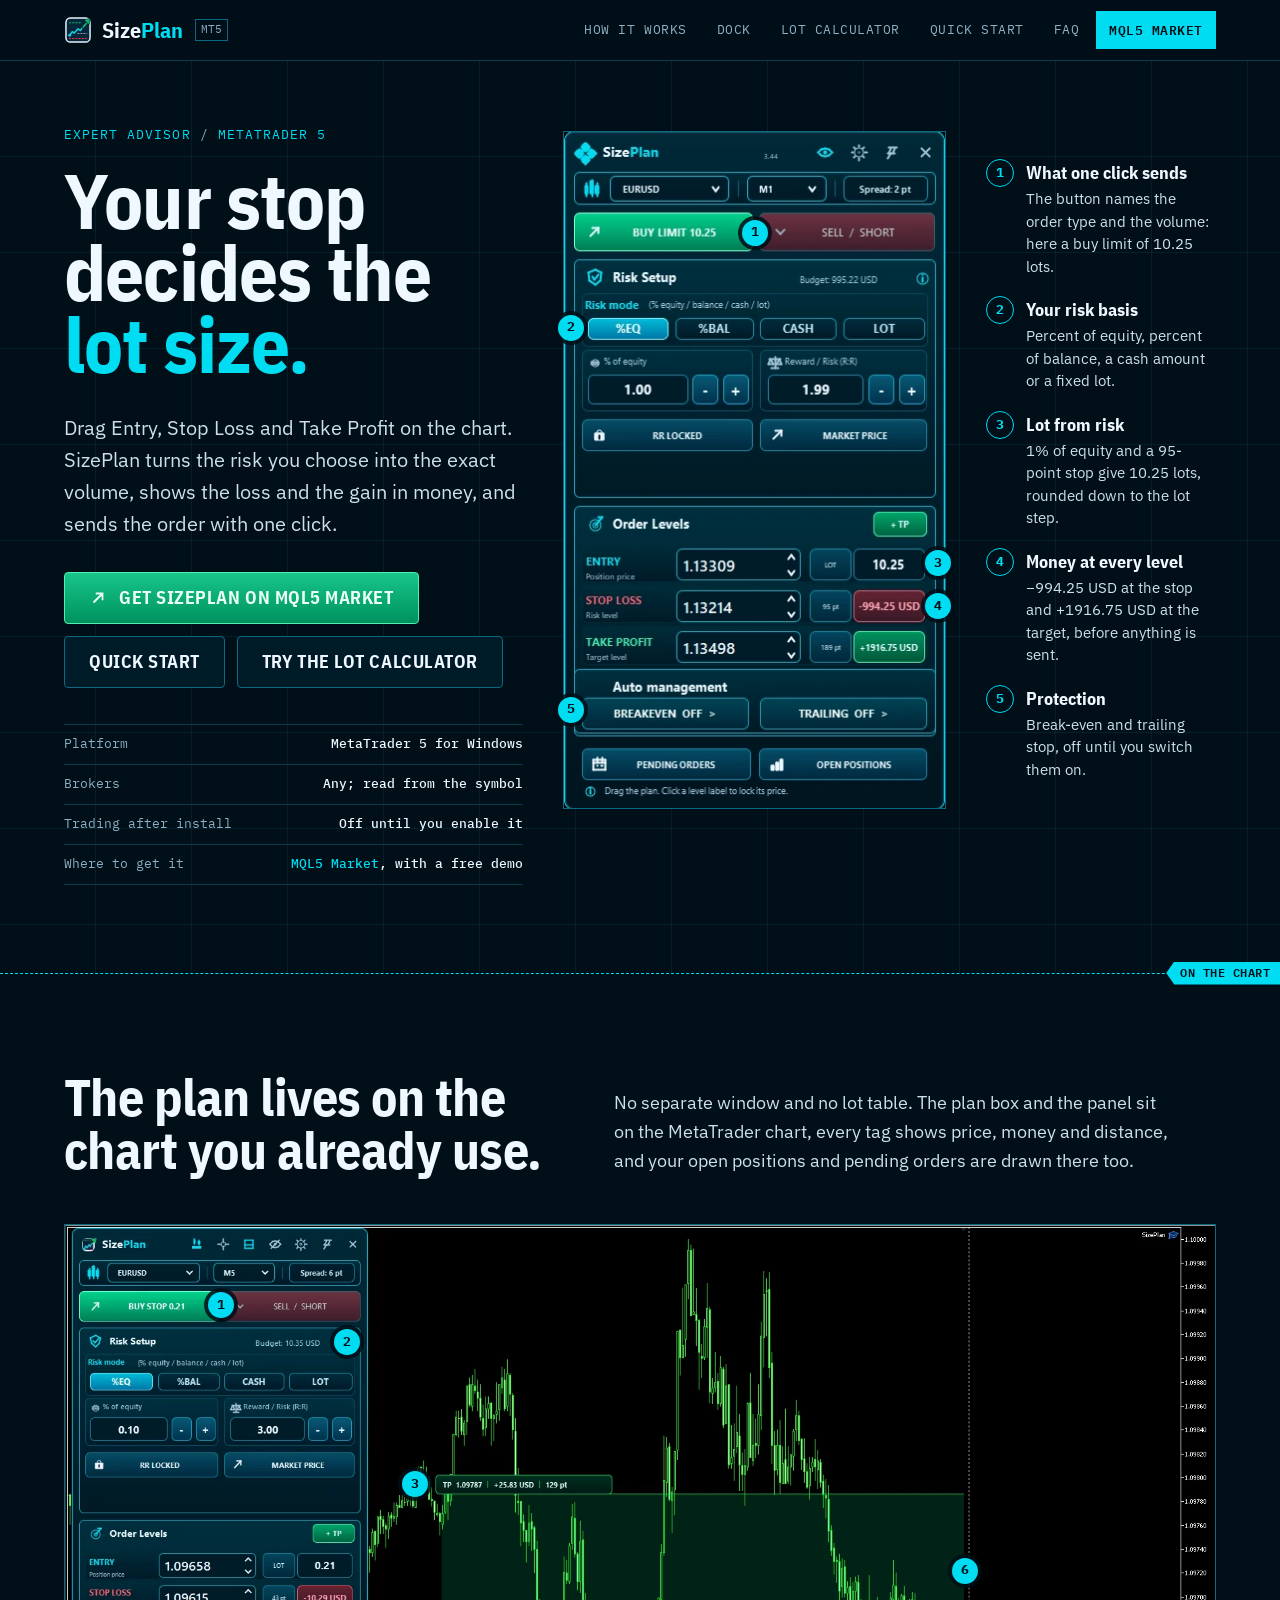
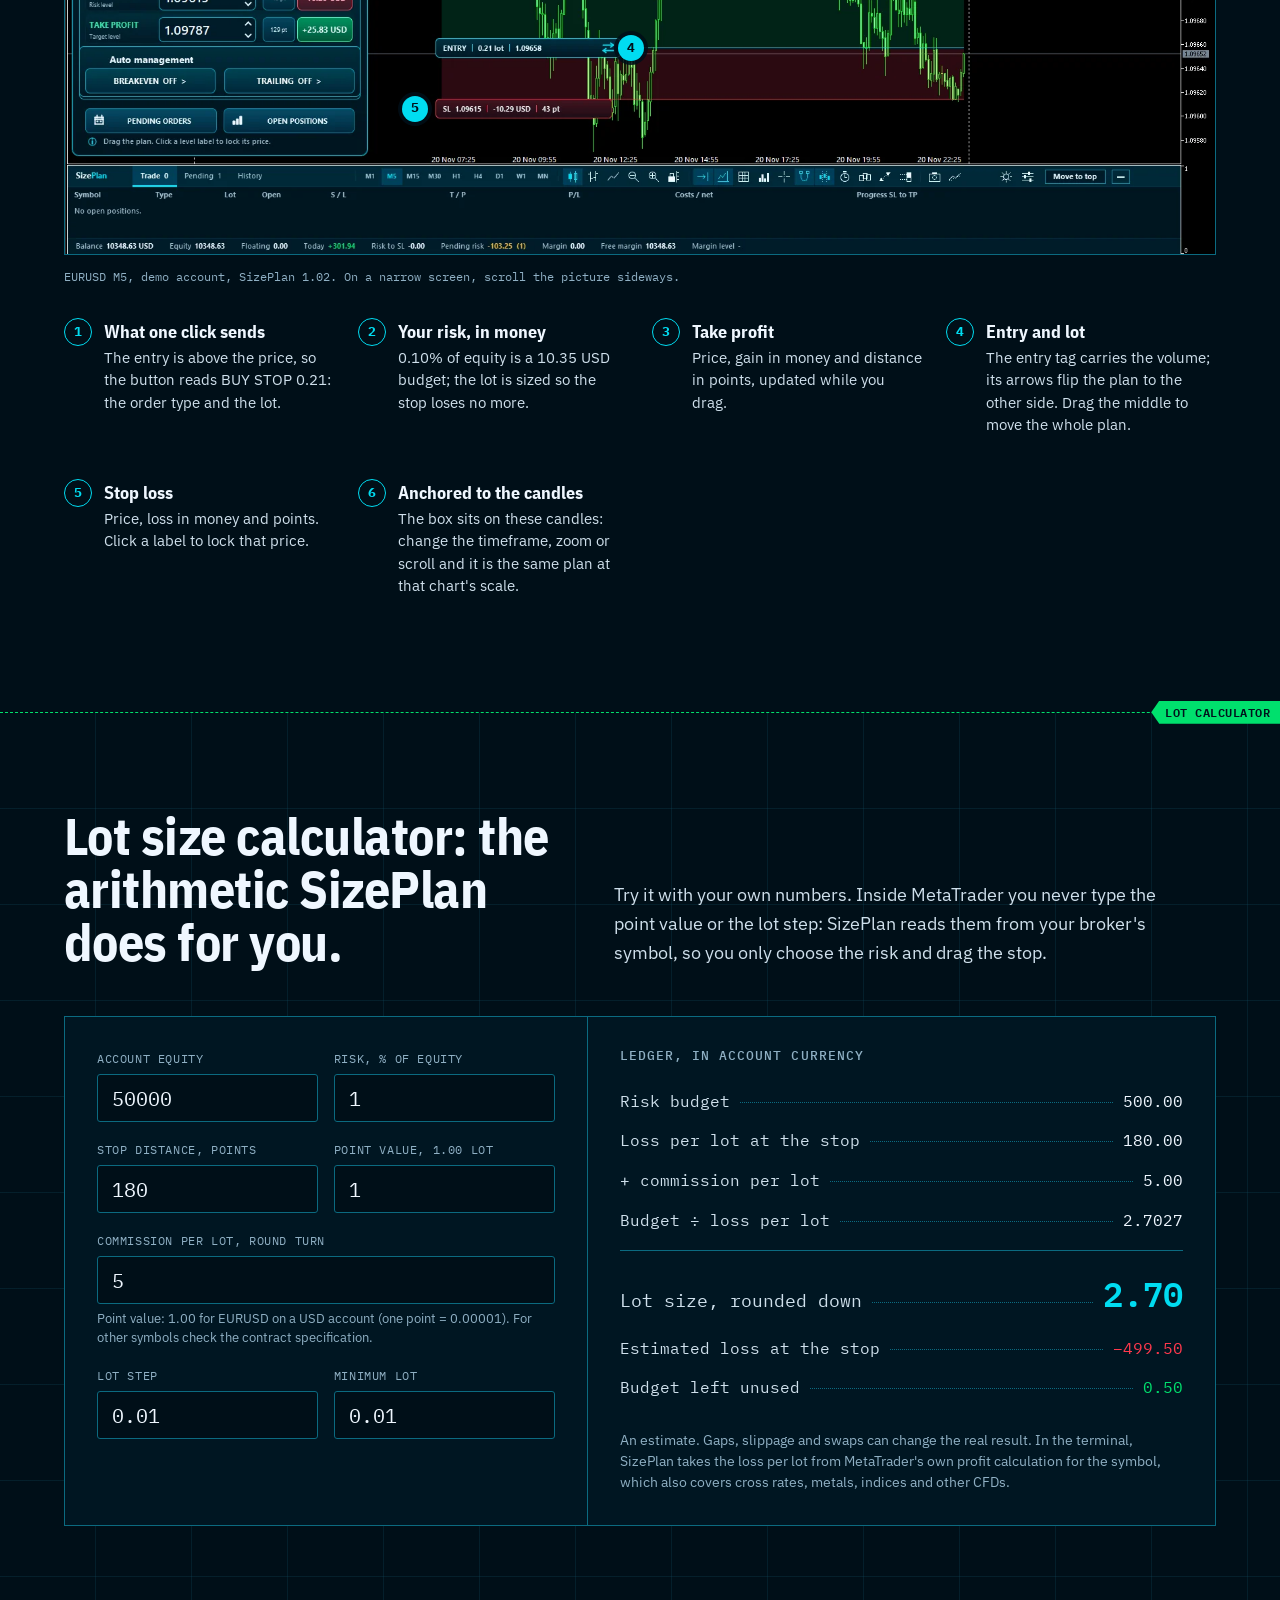
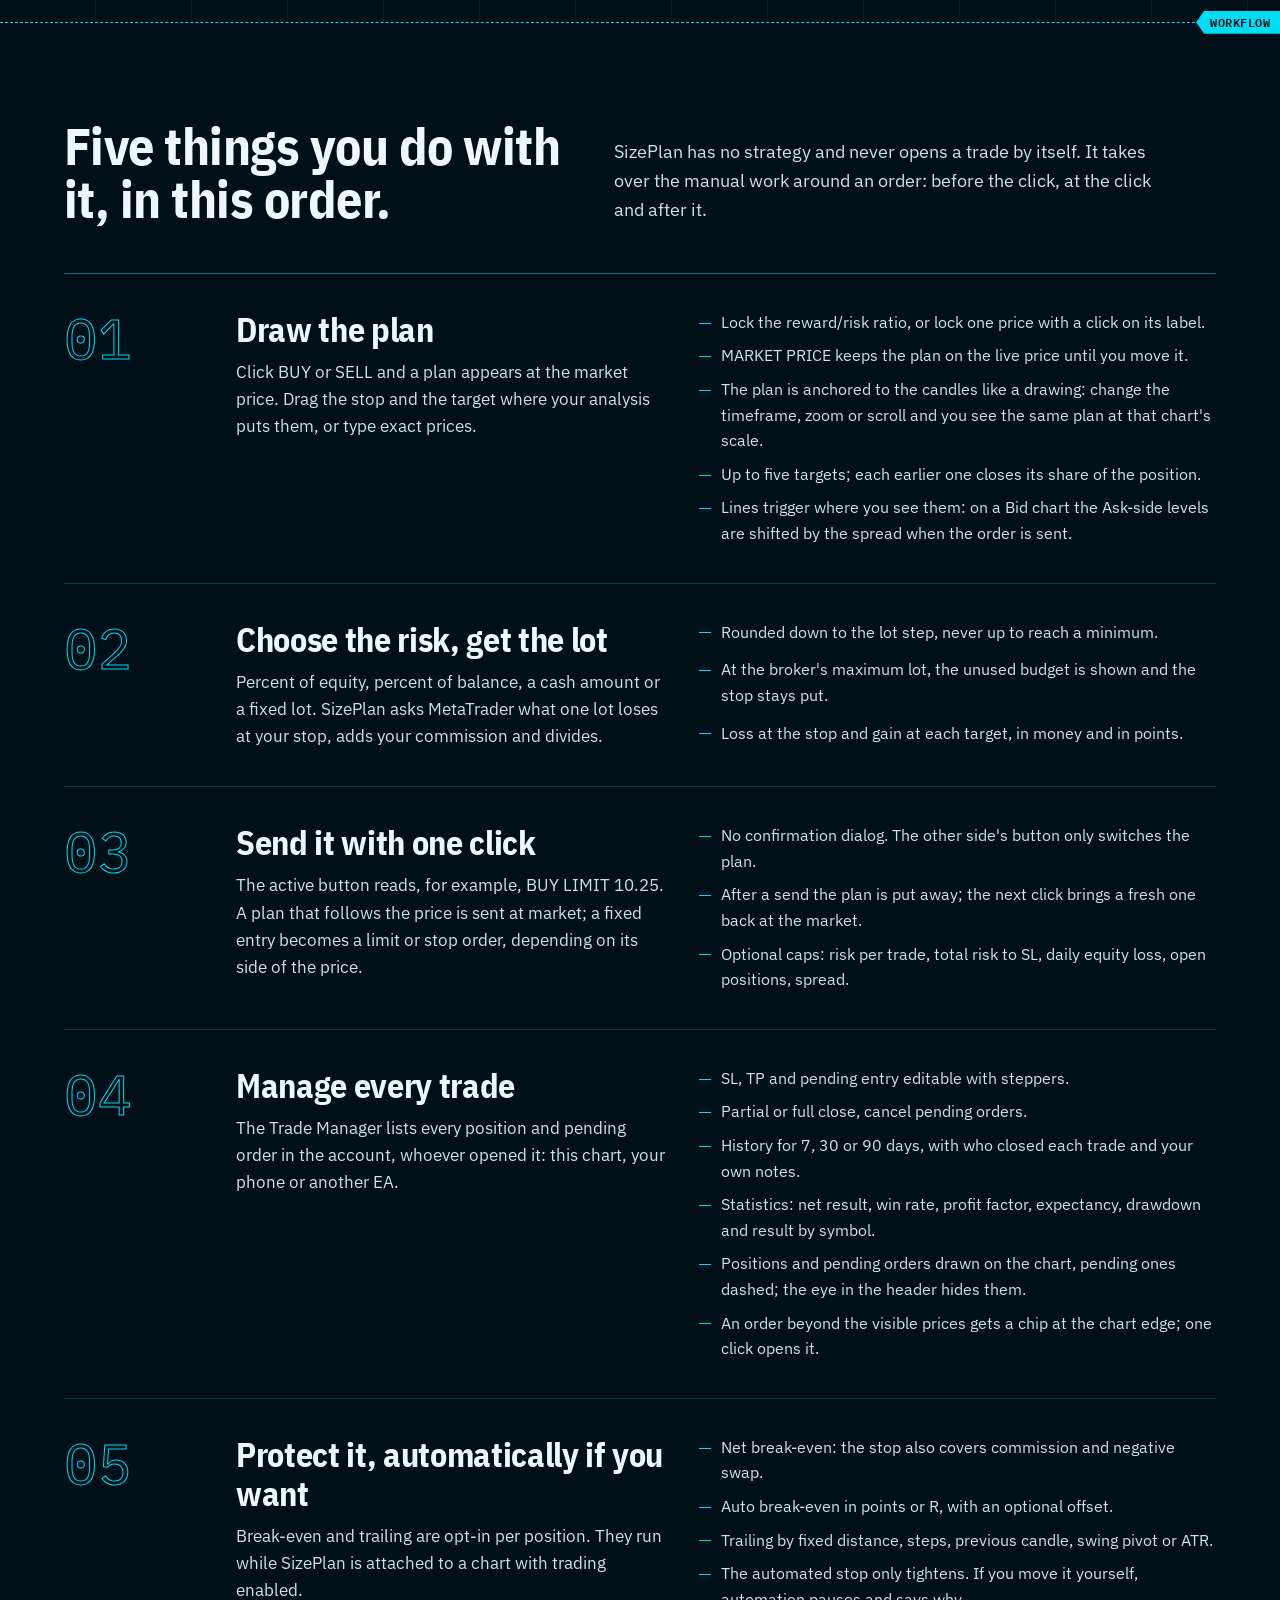
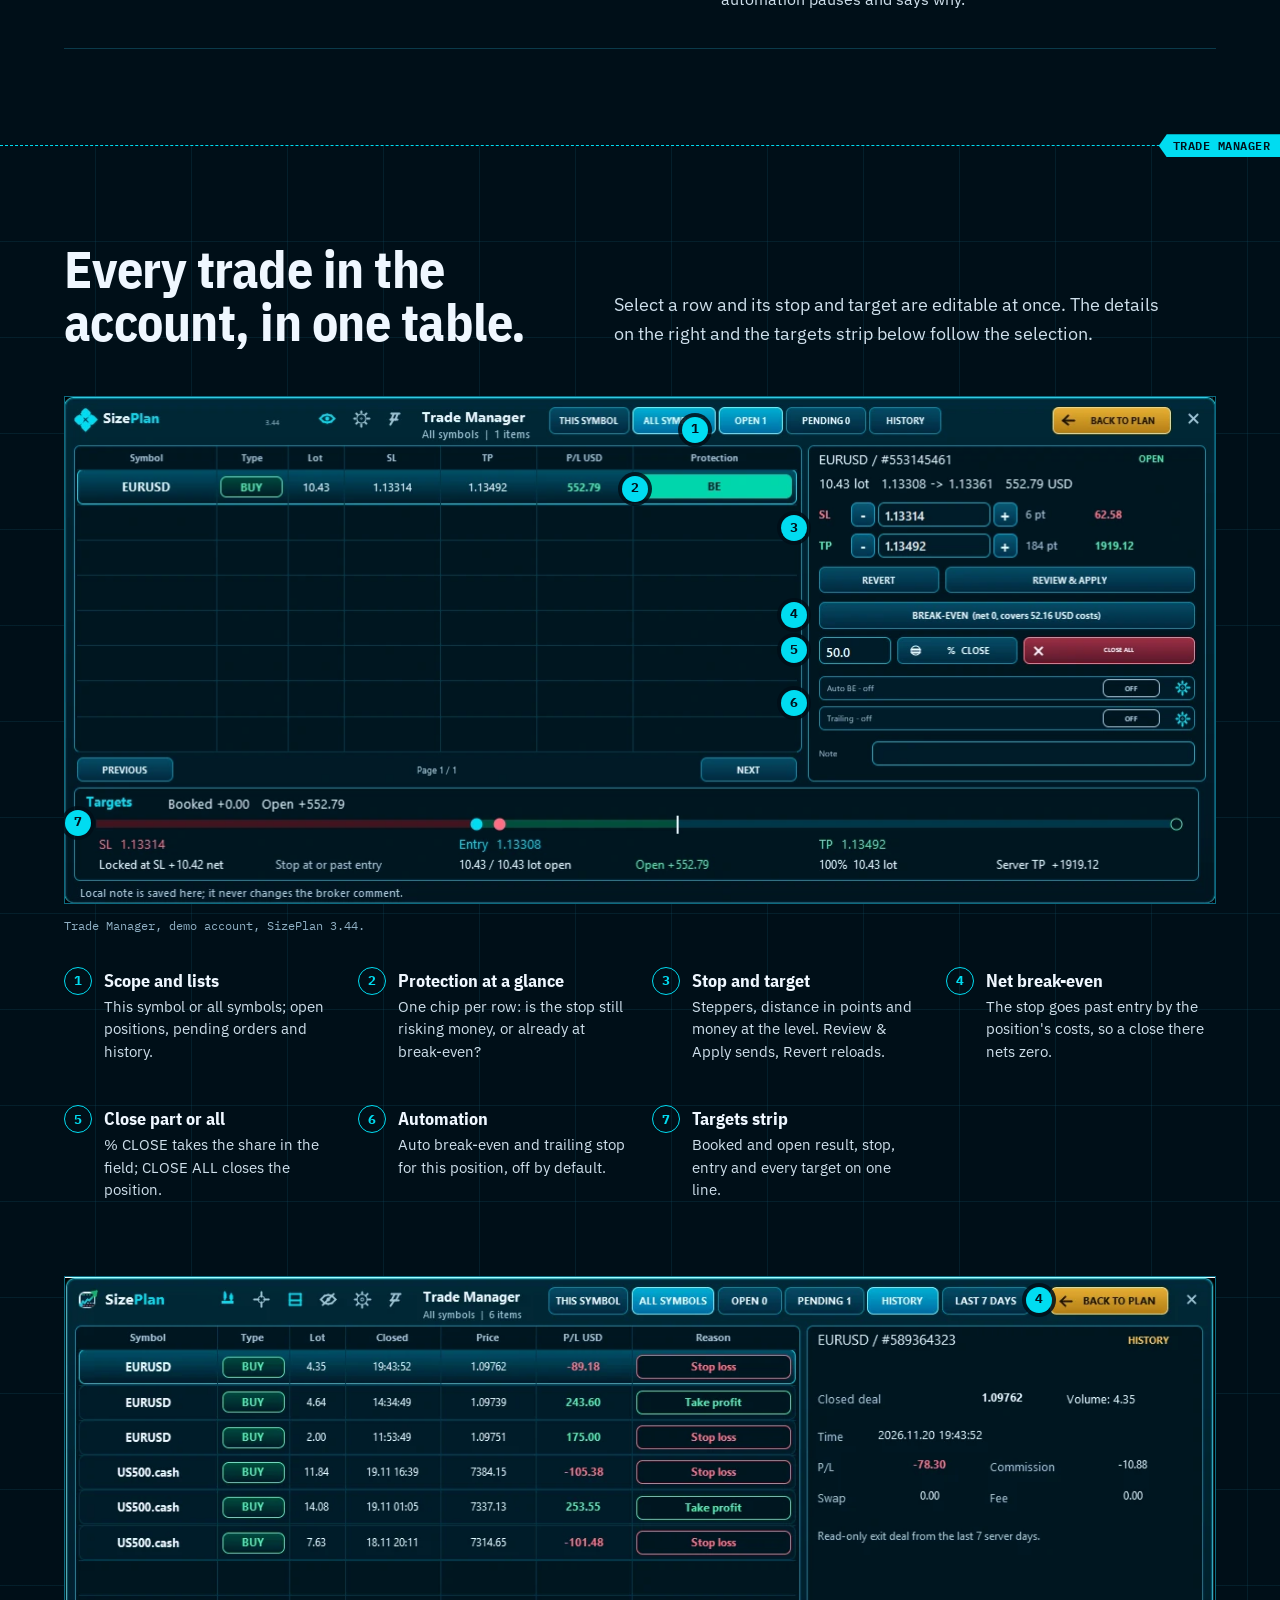
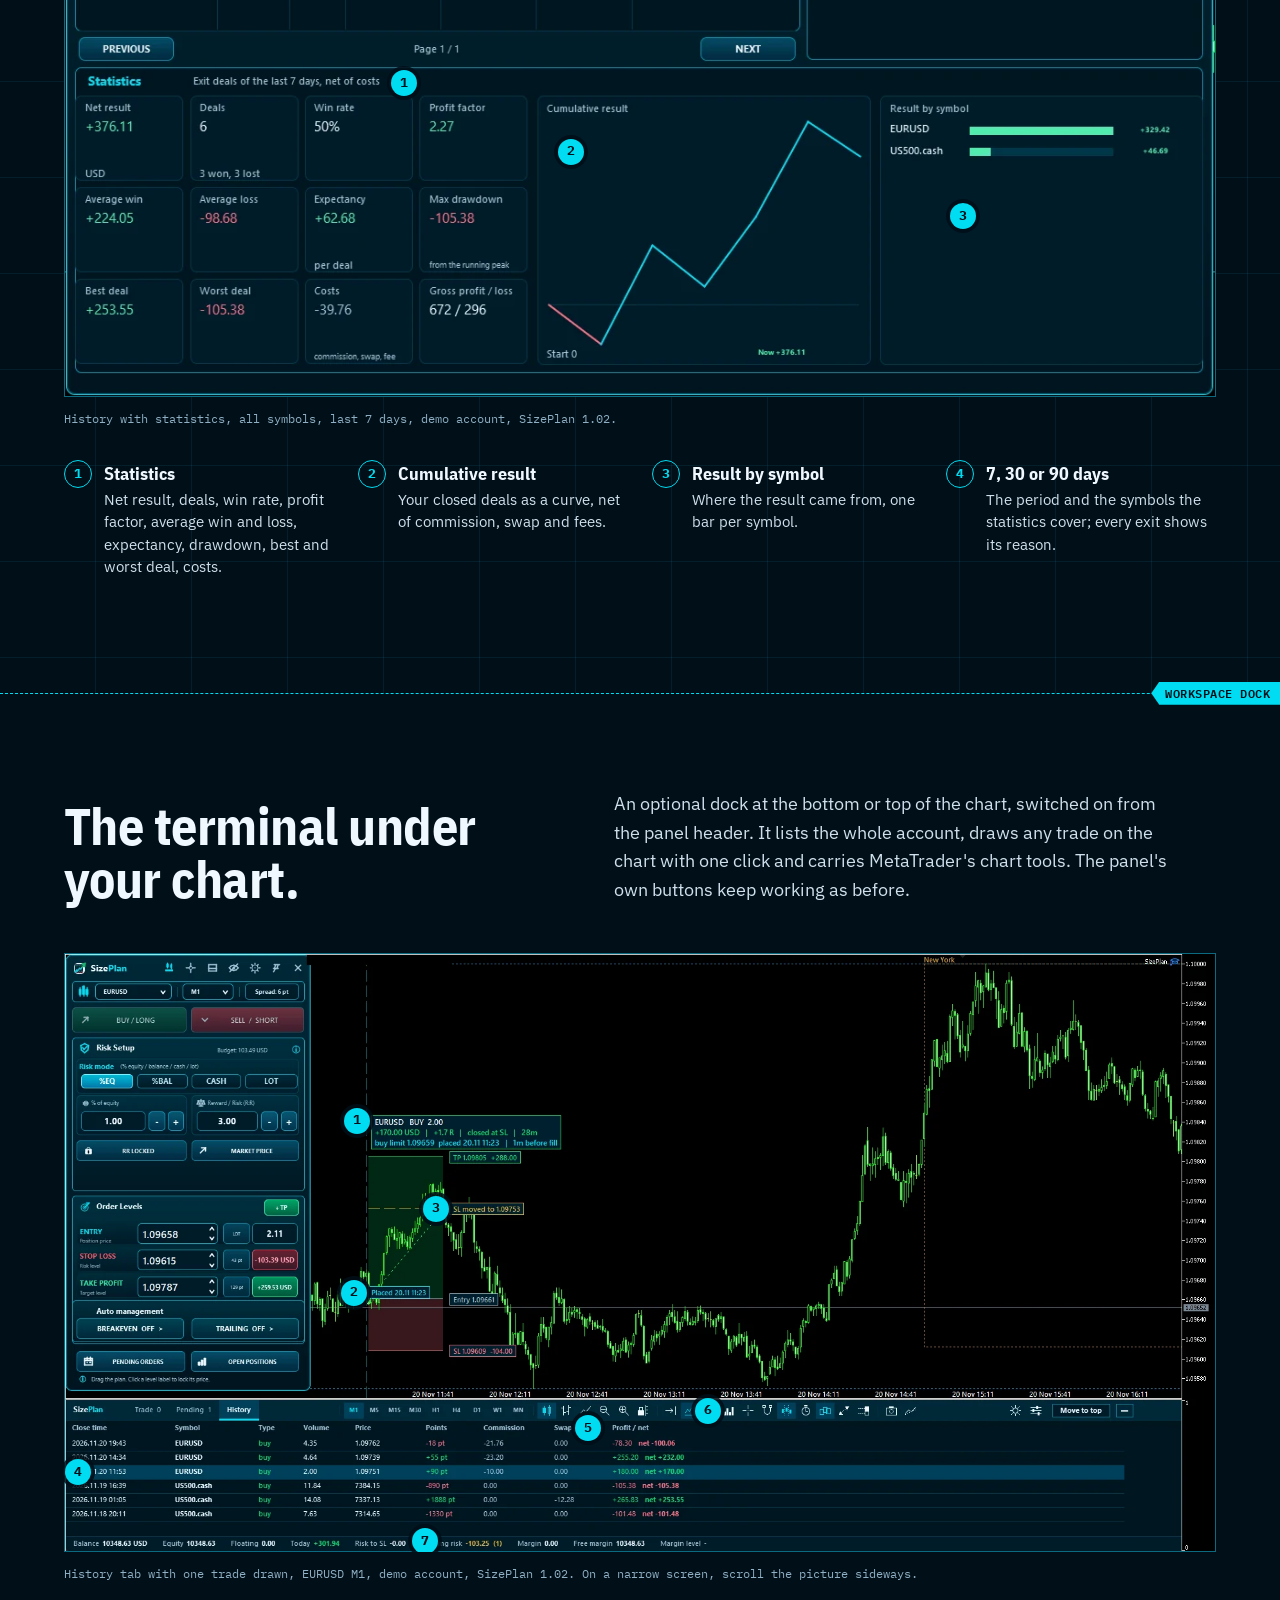
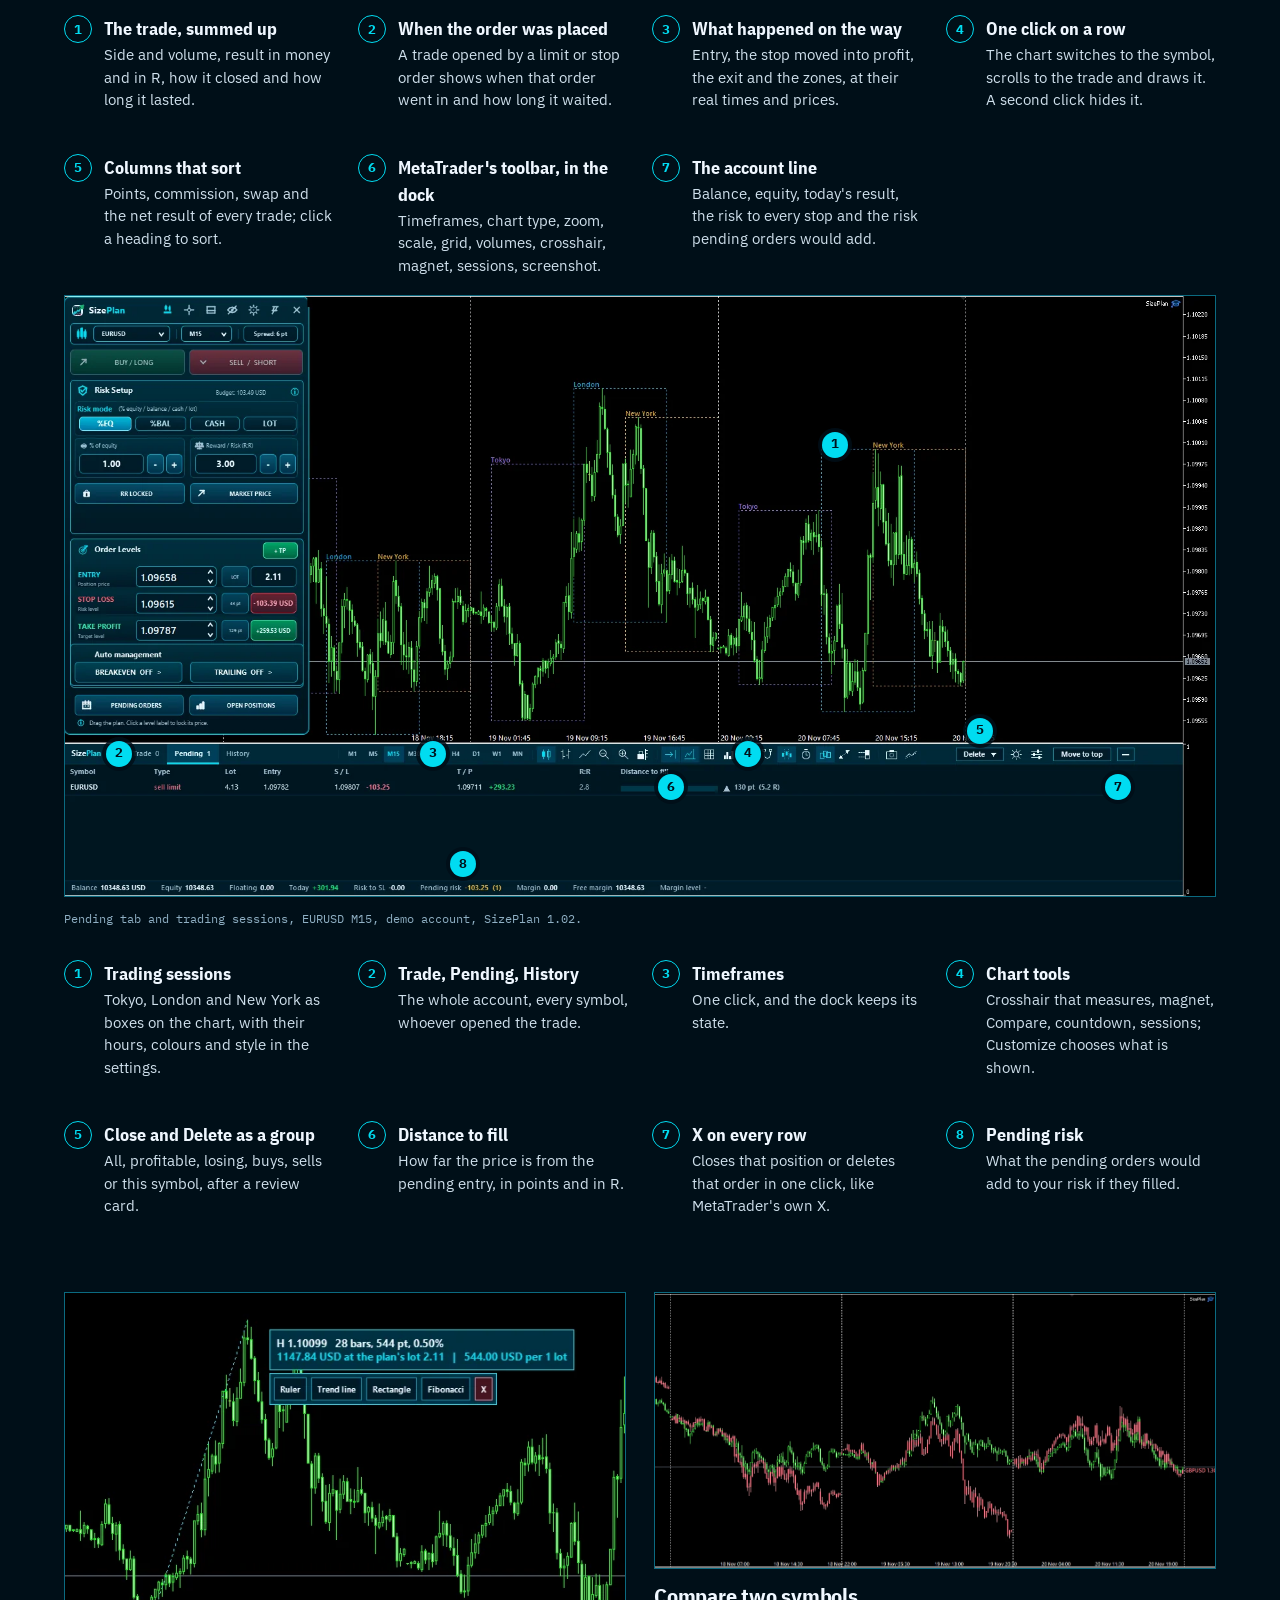
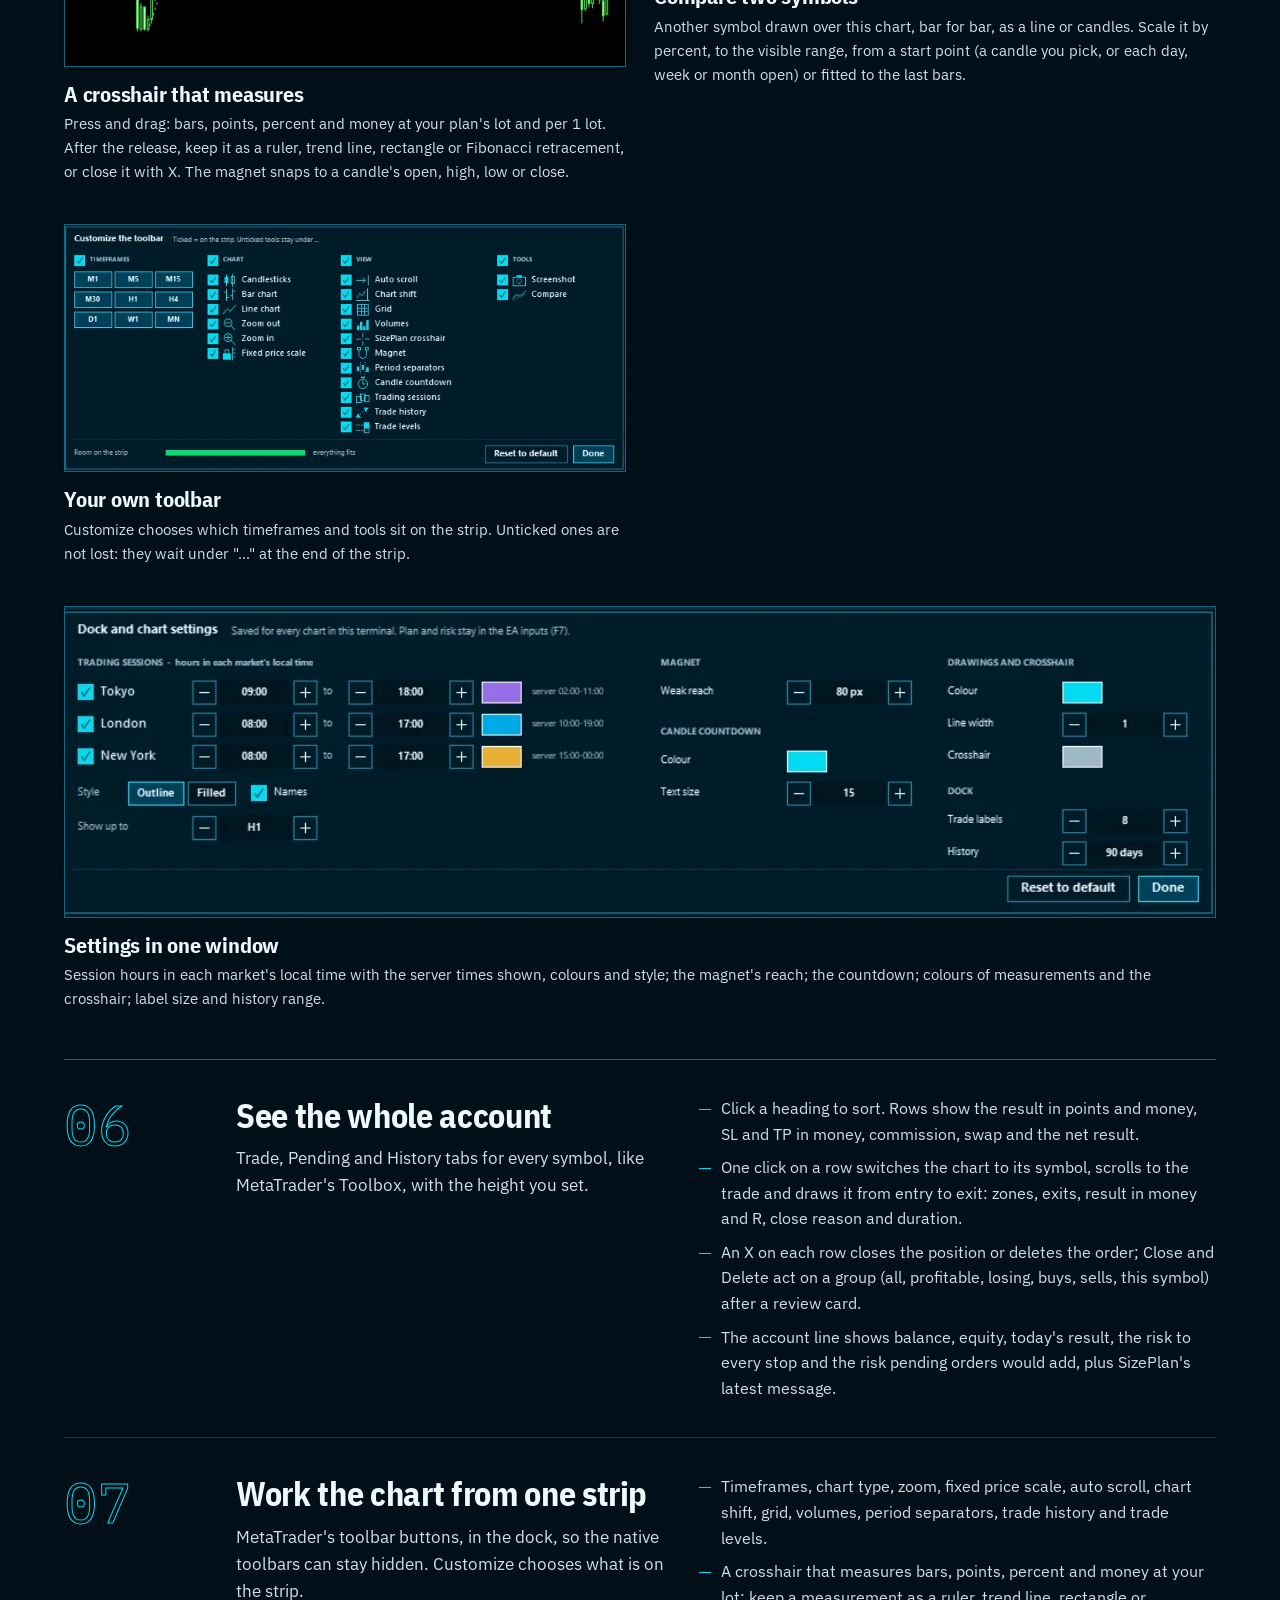
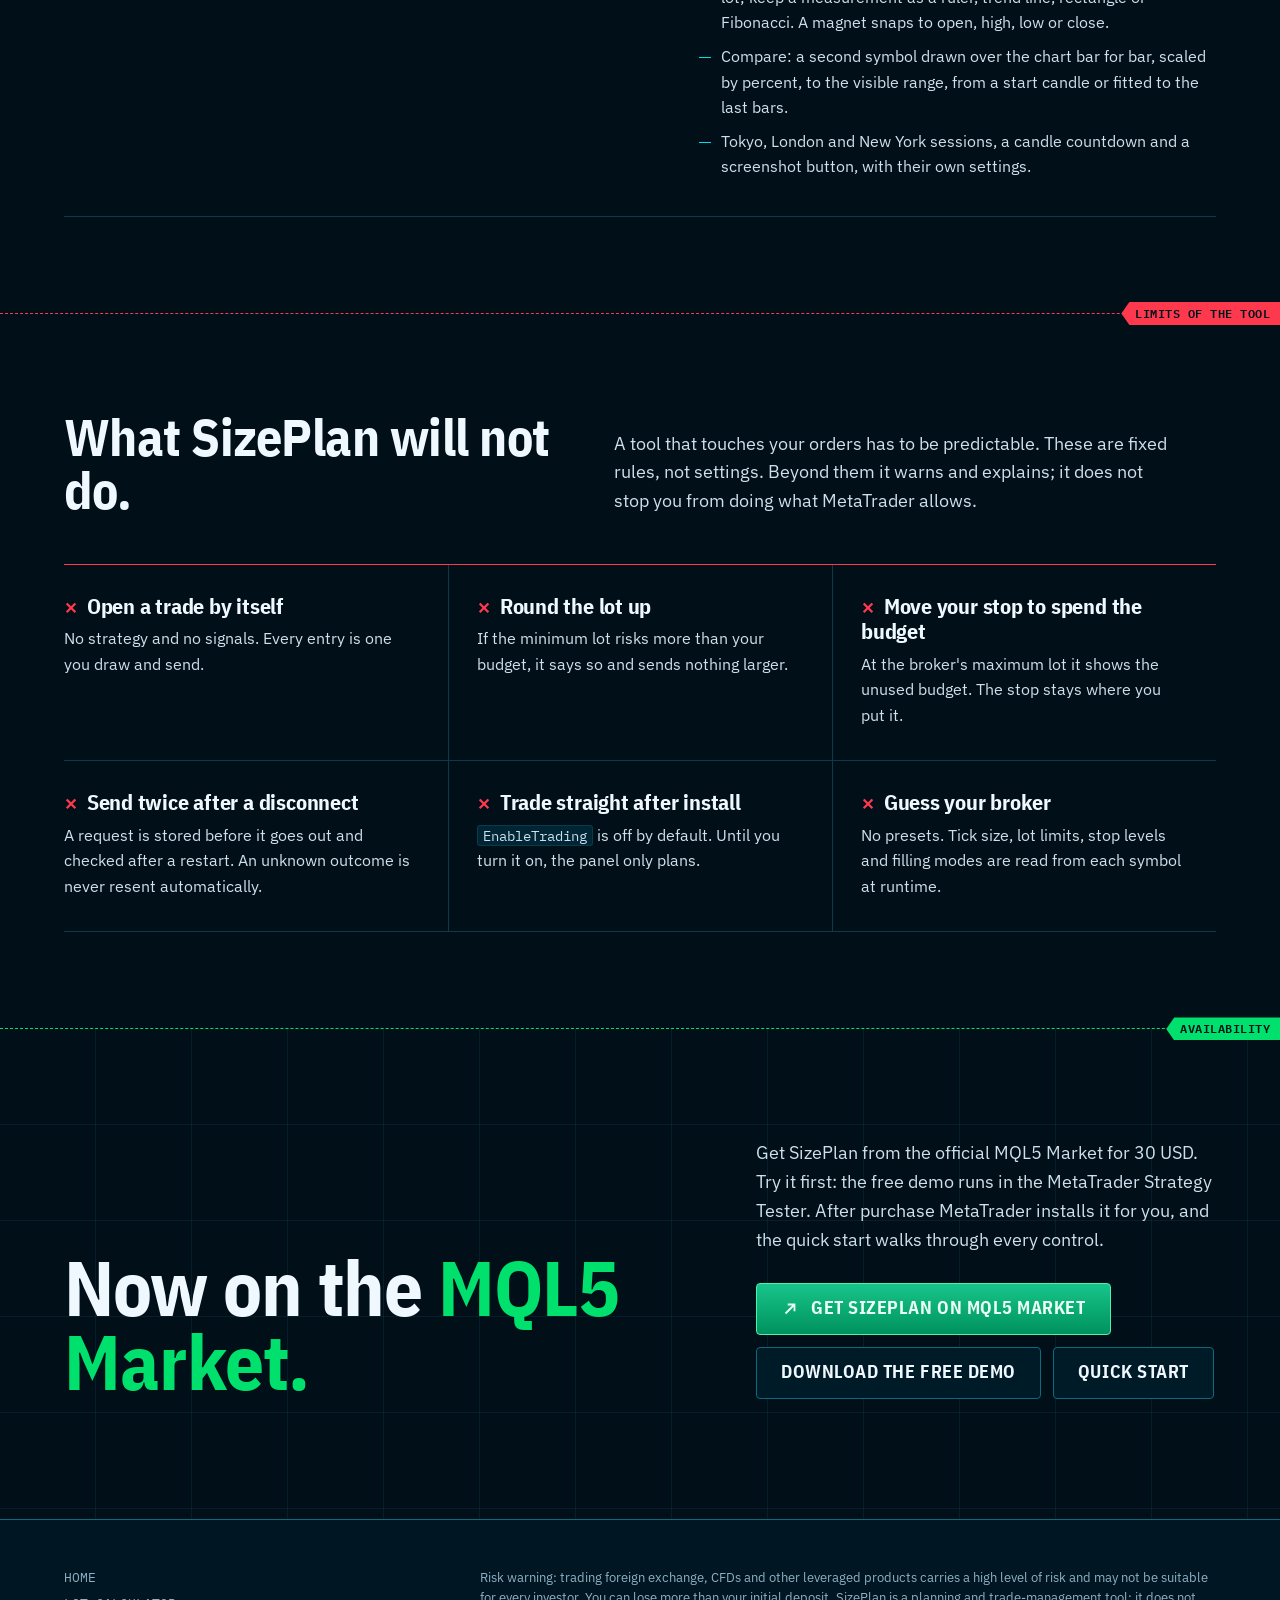
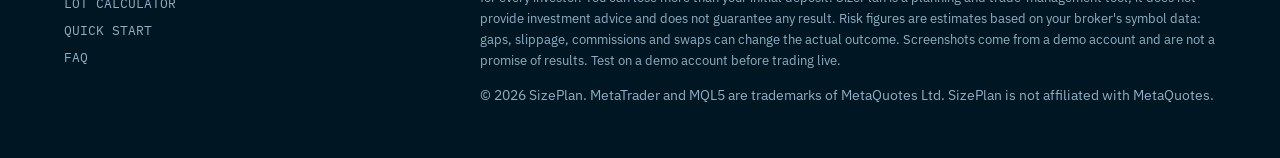
<file: index.html>
<!doctype html>
<html lang="en">
<head>
  <meta charset="utf-8">
  <meta name="viewport" content="width=device-width, initial-scale=1">
  <title>SizePlan MT5 - Lot Size Calculator and Trade Manager for MetaTrader 5</title>
  <meta name="description" content="Drag Entry, Stop Loss and Take Profit on the MT5 chart, get the lot size from your risk in money, send with one click and manage the trade with break-even, trailing stop and partial take profits.">
  <link rel="canonical" href="https://sizeplan.com/">
  <meta name="robots" content="index, follow, max-image-preview:large">
  <meta name="theme-color" content="#001622">
  <meta property="og:site_name" content="SizePlan">
  <meta property="og:type" content="website">
  <meta property="og:url" content="https://sizeplan.com/">
  <meta property="og:title" content="SizePlan MT5 - Plan the trade on the chart">
  <meta property="og:description" content="Drag Entry, Stop Loss and Take Profit on the MT5 chart, get the lot size from your risk in money, send with one click and manage the trade with break-even, trailing stop and partial take profits.">
  <meta property="og:image" content="https://sizeplan.com/assets/og-image.png">
  <meta property="og:image:width" content="1200">
  <meta property="og:image:height" content="630">
  <meta property="og:image:alt" content="SizePlan MT5: a trade plan with entry, stop loss and take profit on a MetaTrader 5 chart">
  <meta property="og:locale" content="en_US">
  <meta name="twitter:card" content="summary_large_image">
  <meta name="twitter:title" content="SizePlan MT5 - Plan the trade on the chart">
  <meta name="twitter:description" content="Drag Entry, Stop Loss and Take Profit on the MT5 chart, get the lot size from your risk in money, send with one click and manage the trade with break-even, trailing stop and partial take profits.">
  <meta name="twitter:image" content="https://sizeplan.com/assets/og-image.png">
  <link rel="icon" href="/favicon.ico" sizes="48x48">
  <link rel="icon" href="/assets/logo.svg" type="image/svg+xml">
  <link rel="apple-touch-icon" href="/assets/apple-touch-icon.png">
  <link rel="manifest" href="/site.webmanifest">
  <link rel="preconnect" href="https://fonts.googleapis.com">
  <link rel="preconnect" href="https://fonts.gstatic.com" crossorigin>
  <link rel="stylesheet" href="https://fonts.googleapis.com/css2?family=IBM+Plex+Mono:wght@400;500;600;700&family=IBM+Plex+Sans+Condensed:wght@600;700&family=IBM+Plex+Sans:wght@400;500;600&display=swap">
  <link rel="stylesheet" href="/assets/style.css">
  <script type="application/ld+json">
{
  "@context": "https://schema.org",
  "@graph": [
    {
      "@type": "Organization",
      "@id": "https://sizeplan.com/#organization",
      "name": "SizePlan",
      "url": "https://sizeplan.com/",
      "logo": "https://sizeplan.com/assets/icon-512.png"
    },
    {
      "@type": "WebSite",
      "@id": "https://sizeplan.com/#website",
      "name": "SizePlan",
      "alternateName": "SizePlan MT5",
      "url": "https://sizeplan.com/",
      "publisher": {
        "@id": "https://sizeplan.com/#organization"
      },
      "inLanguage": "en"
    },
    {
      "@type": "SoftwareApplication",
      "@id": "https://sizeplan.com/#software",
      "name": "SizePlan MT5",
      "applicationCategory": "FinanceApplication",
      "applicationSubCategory": "MetaTrader 5 Expert Advisor",
      "operatingSystem": "Windows (MetaTrader 5)",
      "url": "https://sizeplan.com/",
      "image": "https://sizeplan.com/assets/og-image.png",
      "offers": {
        "@type": "Offer",
        "price": "30.00",
        "priceCurrency": "USD",
        "availability": "https://schema.org/InStock",
        "url": "https://www.mql5.com/en/market/product/198883"
      },
      "publisher": {
        "@id": "https://sizeplan.com/#organization"
      },
      "description": "Visual trade planner, position size (lot size) calculator and trade manager for MetaTrader 5. Drag Entry, Stop Loss and Take Profit on the chart, size the position from your risk, send it with one click and manage it with break-even, trailing stop and partial take profits.",
      "featureList": [
        "Lot size calculated from percent of equity, percent of balance, cash risk or fixed lot",
        "Draggable Entry, Stop Loss and Take Profit on the chart",
        "Up to five take-profit levels with partial closes",
        "One-click market, limit and stop orders",
        "Trade manager for every position and pending order in the account",
        "Break-even and trailing stop (fixed, step, candle, swing, ATR)",
        "Optional prop-firm style limits: risk per trade, daily loss, max positions, max spread",
        "Open positions drawn on the chart with their live stop and target result",
        "Net break-even that covers commission and negative swap",
        "Trade history with who closed each trade",
        "Plan anchored to the candles: the same plan on every timeframe, zoom and scroll",
        "Workspace dock under the chart: positions, pending orders and history of the whole account, with costs, sorting and group close",
        "Chart toolbar in the dock: timeframes, chart type, zoom, sessions, candle countdown and screenshot",
        "Measuring crosshair with a magnet; keep a measurement as a ruler, trend line, rectangle or Fibonacci",
        "Compare: a second symbol drawn over the chart, bar for bar",
        "Trade statistics: win rate, profit factor, expectancy, drawdown and result by symbol"
      ],
      "screenshot": [
        "https://sizeplan.com/assets/shot-panel.webp",
        "https://sizeplan.com/assets/shot-plan.webp",
        "https://sizeplan.com/assets/shot-manager.webp",
        "https://sizeplan.com/assets/shot-statistics.webp",
        "https://sizeplan.com/assets/shot-dock-history.webp",
        "https://sizeplan.com/assets/shot-dock-pending.webp",
        "https://sizeplan.com/assets/shot-crosshair.webp",
        "https://sizeplan.com/assets/shot-compare.webp"
      ],
      "softwareVersion": "1.02"
    }
  ]
}
  </script>
</head>
<body>
  <header class="site-header">
    <div class="wrap">
      <a class="brand" href="/"><img src="/assets/logo.svg" alt="" width="28" height="28"><span>Size<em>Plan</em></span><small>MT5</small></a>
      <nav class="nav" aria-label="Main">
        <a href="/#workflow">How it works</a>
        <a href="/#dock">Dock</a>
        <a href="/#calculator">Lot calculator</a>
        <a href="/quick-start.html">Quick start</a>
        <a href="/faq.html">FAQ</a>
        <a class="nav-market" href="https://www.mql5.com/en/market/product/198883" target="_blank" rel="noopener">MQL5 Market</a>
      </nav>
    </div>
  </header>

  <main>
    <section class="hero paper">
      <div class="wrap">
        <div class="hero-body">
          <div>
            <p class="eyebrow">Expert Advisor <span>/</span> MetaTrader 5</p>
            <h1>Your stop decides the <span class="hl">lot&nbsp;size.</span></h1>
            <p class="lead">Drag Entry, Stop Loss and Take Profit on the chart. SizePlan turns the risk you choose into the exact volume, shows the loss and the gain in money, and sends the order with one click.</p>
            <div class="actions">
              <a class="btn btn-buy" href="https://www.mql5.com/en/market/product/198883" target="_blank" rel="noopener"><svg viewBox="0 0 24 24" fill="none" stroke="currentColor" stroke-width="2.4" aria-hidden="true"><path d="M6 18 18 6M9 6h9v9"/></svg>Get SizePlan on MQL5 Market</a>
              <a class="btn" href="/quick-start.html">Quick start</a>
              <a class="btn" href="#calculator">Try the lot calculator</a>
            </div>
            <ul class="specs">
              <li>Platform <b>MetaTrader 5 for Windows</b></li>
              <li>Brokers <b>Any; read from the symbol</b></li>
              <li>Trading after install <b>Off until you enable it</b></li>
              <li>Where to get it <b><a href="https://www.mql5.com/en/market/product/198883" target="_blank" rel="noopener">MQL5 Market</a>, with a free demo</b></li>
            </ul>
          </div>
          <figure class="shot">
            <img src="/assets/shot-panel.webp" width="383" height="680" fetchpriority="high" alt="SizePlan planning panel on EURUSD: BUY LIMIT 10.25 button, risk 1% of equity, reward to risk 1.99, entry 1.13309, stop loss 1.13214 at minus 994.25 USD and take profit 1.13498 at plus 1916.75 USD">
            <span class="pin" style="left:50%;top:15%">1</span>
            <span class="pin" style="left:2%;top:29%">2</span>
            <span class="pin" style="left:98%;top:63.7%">3</span>
            <span class="pin" style="left:98%;top:70%">4</span>
            <span class="pin" style="left:2%;top:85.3%">5</span>
          </figure>
          <ol class="legend">
            <li><b>What one click sends</b>The button names the order type and the volume: here a buy limit of 10.25 lots.</li>
            <li><b>Your risk basis</b>Percent of equity, percent of balance, a cash amount or a fixed lot.</li>
            <li><b>Lot from risk</b>1% of equity and a 95-point stop give 10.25 lots, rounded down to the lot step.</li>
            <li><b>Money at every level</b>&minus;994.25 USD at the stop and +1916.75 USD at the target, before anything is sent.</li>
            <li><b>Protection</b>Break-even and trailing stop, off until you switch them on.</li>
          </ol>
        </div>
      </div>
    </section>

    <div class="level"><span class="tag">On the chart</span></div>

    <section id="chart" class="wide-shot">
      <div class="wrap">
        <div class="section-head">
          <h2>The plan lives on the chart you already use.</h2>
          <p>No separate window and no lot table. The plan box and the panel sit on the MetaTrader chart, every tag shows price, money and distance, and your open positions and pending orders are drawn there too.</p>
        </div>
        <div class="scroller">
          <figure class="shot">
            <img src="/assets/shot-plan.webp" width="1704" height="932" loading="lazy" alt="EURUSD M5 chart with the SizePlan panel on the left and a buy plan: the button reads BUY STOP 0.21, risk 0.10% of equity, take profit 1.09787 at plus 25.83 USD and 129 points, entry 1.09658 with 0.21 lot, stop loss 1.09615 at minus 10.29 USD and 43 points">
            <span class="pin" style="left:13.6%;top:12.9%">1</span>
            <span class="pin" style="left:24.6%;top:18.8%">2</span>
            <span class="pin" style="left:30.5%;top:41.3%">3</span>
            <span class="pin" style="left:49.2%;top:67.3%">4</span>
            <span class="pin" style="left:30.5%;top:76.9%">5</span>
            <span class="pin" style="left:78.2%;top:55%">6</span>
          </figure>
        </div>
        <p class="caption">EURUSD M5, demo account, SizePlan 1.02. On a narrow screen, scroll the picture sideways.</p>
        <ol class="legend band-legend">
          <li><b>What one click sends</b>The entry is above the price, so the button reads BUY STOP 0.21: the order type and the lot.</li>
          <li><b>Your risk, in money</b>0.10% of equity is a 10.35 USD budget; the lot is sized so the stop loses no more.</li>
          <li><b>Take profit</b>Price, gain in money and distance in points, updated while you drag.</li>
          <li><b>Entry and lot</b>The entry tag carries the volume; its arrows flip the plan to the other side. Drag the middle to move the whole plan.</li>
          <li><b>Stop loss</b>Price, loss in money and points. Click a label to lock that price.</li>
          <li><b>Anchored to the candles</b>The box sits on these candles: change the timeframe, zoom or scroll and it is the same plan at that chart's scale.</li>
        </ol>
      </div>
    </section>

    <div class="level green"><span class="tag">Lot calculator</span></div>

    <section id="calculator" class="paper">
      <div class="wrap">
        <div class="section-head">
          <h2>Lot size calculator: the arithmetic SizePlan does for you.</h2>
          <p>Try it with your own numbers. Inside MetaTrader you never type the point value or the lot step: SizePlan reads them from your broker's symbol, so you only choose the risk and drag the stop.</p>
        </div>
        <div class="ledger-grid">
          <form class="ledger-in" id="calc" autocomplete="off" onsubmit="return false">
            <div class="field-row">
              <div class="field"><label for="c-eq">Account equity</label><input id="c-eq" type="number" inputmode="decimal" min="0" step="any" value="50000"></div>
              <div class="field"><label for="c-risk">Risk, % of equity</label><input id="c-risk" type="number" inputmode="decimal" min="0" step="any" value="1"></div>
            </div>
            <div class="field-row">
              <div class="field"><label for="c-stop">Stop distance, points</label><input id="c-stop" type="number" inputmode="decimal" min="0" step="any" value="180"></div>
              <div class="field"><label for="c-pv">Point value, 1.00 lot</label><input id="c-pv" type="number" inputmode="decimal" min="0" step="any" value="1"></div>
            </div>
            <div class="field">
              <label for="c-com">Commission per lot, round turn</label><input id="c-com" type="number" inputmode="decimal" min="0" step="any" value="5">
              <small>Point value: 1.00 for EURUSD on a USD account (one point = 0.00001). For other symbols check the contract specification.</small>
            </div>
            <div class="field-row">
              <div class="field"><label for="c-step">Lot step</label><input id="c-step" type="number" inputmode="decimal" min="0" step="any" value="0.01"></div>
              <div class="field"><label for="c-min">Minimum lot</label><input id="c-min" type="number" inputmode="decimal" min="0" step="any" value="0.01"></div>
            </div>
          </form>
          <div class="ledger-out" aria-live="polite">
            <h3>Ledger, in account currency</h3>
            <div class="line"><span>Risk budget</span><span class="dots"></span><span class="v" id="o-budget">500.00</span></div>
            <div class="line"><span>Loss per lot at the stop</span><span class="dots"></span><span class="v" id="o-move">180.00</span></div>
            <div class="line"><span>+ commission per lot</span><span class="dots"></span><span class="v" id="o-com">5.00</span></div>
            <div class="line"><span>Budget &divide; loss per lot</span><span class="dots"></span><span class="v" id="o-raw">2.7027</span></div>
            <div class="line total"><span>Lot size, rounded down</span><span class="dots"></span><span class="v" id="o-lot">2.70</span></div>
            <div class="line loss"><span>Estimated loss at the stop</span><span class="dots"></span><span class="v" id="o-loss">&minus;499.50</span></div>
            <div class="line ok"><span>Budget left unused</span><span class="dots"></span><span class="v" id="o-left">0.50</span></div>
            <p class="ledger-warn" id="o-warn"></p>
            <p class="ledger-note">An estimate. Gaps, slippage and swaps can change the real result. In the terminal, SizePlan takes the loss per lot from MetaTrader's own profit calculation for the symbol, which also covers cross rates, metals, indices and other CFDs.</p>
          </div>
        </div>
      </div>
    </section>

    <div class="level"><span class="tag">Workflow</span></div>

    <section id="workflow">
      <div class="wrap">
        <div class="section-head">
          <h2>Five things you do with it, in this order.</h2>
          <p>SizePlan has no strategy and never opens a trade by itself. It takes over the manual work around an order: before the click, at the click and after it.</p>
        </div>
        <div class="index">
          <div class="index-row">
            <div class="no">01</div>
            <div><h3>Draw the plan</h3><p>Click BUY or SELL and a plan appears at the market price. Drag the stop and the target where your analysis puts them, or type exact prices.</p></div>
            <ul>
              <li>Lock the reward/risk ratio, or lock one price with a click on its label.</li>
              <li>MARKET PRICE keeps the plan on the live price until you move it.</li>
              <li>The plan is anchored to the candles like a drawing: change the timeframe, zoom or scroll and you see the same plan at that chart's scale.</li>
              <li>Up to five targets; each earlier one closes its share of the position.</li>
              <li>Lines trigger where you see them: on a Bid chart the Ask-side levels are shifted by the spread when the order is sent.</li>
            </ul>
          </div>
          <div class="index-row">
            <div class="no">02</div>
            <div><h3>Choose the risk, get the lot</h3><p>Percent of equity, percent of balance, a cash amount or a fixed lot. SizePlan asks MetaTrader what one lot loses at your stop, adds your commission and divides.</p></div>
            <ul>
              <li>Rounded down to the lot step, never up to reach a minimum.</li>
              <li>At the broker's maximum lot, the unused budget is shown and the stop stays put.</li>
              <li>Loss at the stop and gain at each target, in money and in points.</li>
            </ul>
          </div>
          <div class="index-row">
            <div class="no">03</div>
            <div><h3>Send it with one click</h3><p>The active button reads, for example, BUY LIMIT 10.25. A plan that follows the price is sent at market; a fixed entry becomes a limit or stop order, depending on its side of the price.</p></div>
            <ul>
              <li>No confirmation dialog. The other side's button only switches the plan.</li>
              <li>After a send the plan is put away; the next click brings a fresh one back at the market.</li>
              <li>Optional caps: risk per trade, total risk to SL, daily equity loss, open positions, spread.</li>
            </ul>
          </div>
          <div class="index-row">
            <div class="no">04</div>
            <div><h3>Manage every trade</h3><p>The Trade Manager lists every position and pending order in the account, whoever opened it: this chart, your phone or another EA.</p></div>
            <ul>
              <li>SL, TP and pending entry editable with steppers.</li>
              <li>Partial or full close, cancel pending orders.</li>
              <li>History for 7, 30 or 90 days, with who closed each trade and your own notes.</li>
              <li>Statistics: net result, win rate, profit factor, expectancy, drawdown and result by symbol.</li>
              <li>Positions and pending orders drawn on the chart, pending ones dashed; the eye in the header hides them.</li>
              <li>An order beyond the visible prices gets a chip at the chart edge; one click opens it.</li>
            </ul>
          </div>
          <div class="index-row">
            <div class="no">05</div>
            <div><h3>Protect it, automatically if you want</h3><p>Break-even and trailing are opt-in per position. They run while SizePlan is attached to a chart with trading enabled.</p></div>
            <ul>
              <li>Net break-even: the stop also covers commission and negative swap.</li>
              <li>Auto break-even in points or R, with an optional offset.</li>
              <li>Trailing by fixed distance, steps, previous candle, swing pivot or ATR.</li>
              <li>The automated stop only tightens. If you move it yourself, automation pauses and says why.</li>
            </ul>
          </div>
        </div>
      </div>
    </section>

    <div class="level"><span class="tag">Trade manager</span></div>

    <section id="manager" class="paper wide-shot">
      <div class="wrap">
        <div class="section-head">
          <h2>Every trade in the account, in one table.</h2>
          <p>Select a row and its stop and target are editable at once. The details on the right and the targets strip below follow the selection.</p>
        </div>
        <div class="scroller">
          <figure class="shot">
            <img src="/assets/shot-manager.webp" width="1147" height="504" loading="lazy" alt="SizePlan Trade Manager: a EURUSD buy of 10.43 lots with break-even protection, SL and TP steppers, a net break-even button covering 52.16 USD of costs, partial close and the targets strip">
            <span class="pin" style="left:54.8%;top:6.6%">1</span>
            <span class="pin" style="left:49.6%;top:18.2%">2</span>
            <span class="pin" style="left:63.4%;top:26%">3</span>
            <span class="pin" style="left:63.4%;top:43%">4</span>
            <span class="pin" style="left:63.4%;top:50%">5</span>
            <span class="pin" style="left:63.4%;top:60.5%">6</span>
            <span class="pin" style="left:1.2%;top:84%">7</span>
          </figure>
        </div>
        <p class="caption">Trade Manager, demo account, SizePlan 3.44.</p>
        <ol class="legend band-legend">
          <li><b>Scope and lists</b>This symbol or all symbols; open positions, pending orders and history.</li>
          <li><b>Protection at a glance</b>One chip per row: is the stop still risking money, or already at break-even?</li>
          <li><b>Stop and target</b>Steppers, distance in points and money at the level. Review &amp; Apply sends, Revert reloads.</li>
          <li><b>Net break-even</b>The stop goes past entry by the position's costs, so a close there nets zero.</li>
          <li><b>Close part or all</b>% CLOSE takes the share in the field; CLOSE ALL closes the position.</li>
          <li><b>Automation</b>Auto break-even and trailing stop for this position, off by default.</li>
          <li><b>Targets strip</b>Booked and open result, stop, entry and every target on one line.</li>
        </ol>

        <div class="scroller" style="margin-top:56px">
          <figure class="shot">
            <img src="/assets/shot-statistics.webp" width="1256" height="785" loading="lazy" alt="SizePlan Trade Manager on the History tab for all symbols: six closed trades with their exit reason, and statistics for the last 7 days: net result +376.11 USD, 6 deals, 50% win rate, profit factor 2.27, average win and loss, expectancy, maximum drawdown, best and worst deal, costs, the cumulative result curve and the result by symbol">
            <span class="pin" style="left:29.5%;top:56.5%">1</span>
            <span class="pin" style="left:44%;top:66%">2</span>
            <span class="pin" style="left:78%;top:75%">3</span>
            <span class="pin" style="left:84.6%;top:3.3%">4</span>
          </figure>
        </div>
        <p class="caption">History with statistics, all symbols, last 7 days, demo account, SizePlan 1.02.</p>
        <ol class="legend band-legend">
          <li><b>Statistics</b>Net result, deals, win rate, profit factor, average win and loss, expectancy, drawdown, best and worst deal, costs.</li>
          <li><b>Cumulative result</b>Your closed deals as a curve, net of commission, swap and fees.</li>
          <li><b>Result by symbol</b>Where the result came from, one bar per symbol.</li>
          <li><b>7, 30 or 90 days</b>The period and the symbols the statistics cover; every exit shows its reason.</li>
        </ol>
      </div>
    </section>

    <div class="level"><span class="tag">Workspace dock</span></div>

    <section id="dock" class="wide-shot">
      <div class="wrap">
        <div class="section-head">
          <h2>The terminal under your chart.</h2>
          <p>An optional dock at the bottom or top of the chart, switched on from the panel header. It lists the whole account, draws any trade on the chart with one click and carries MetaTrader's chart tools. The panel's own buttons keep working as before.</p>
        </div>
        <div class="scroller">
          <figure class="shot">
            <img src="/assets/shot-dock-history.webp" width="1789" height="929" loading="lazy" alt="SizePlan dock under a EURUSD M1 chart: the History tab with costs and net results, one closed trade selected and drawn on the chart with its header (BUY 2.00, +170.00 USD, +1.7 R, closed at SL, 28 minutes), the time the buy limit was placed, the stop moved into profit, and the account line">
            <span class="pin" style="left:25.4%;top:28%">1</span>
            <span class="pin" style="left:25.2%;top:56.7%">2</span>
            <span class="pin" style="left:32.3%;top:42.7%">3</span>
            <span class="pin" style="left:1.2%;top:86.7%">4</span>
            <span class="pin" style="left:45.5%;top:79.3%">5</span>
            <span class="pin" style="left:55.9%;top:76.4%">6</span>
            <span class="pin" style="left:31.3%;top:98.2%">7</span>
          </figure>
        </div>
        <p class="caption">History tab with one trade drawn, EURUSD M1, demo account, SizePlan 1.02. On a narrow screen, scroll the picture sideways.</p>
        <ol class="legend band-legend">
          <li><b>The trade, summed up</b>Side and volume, result in money and in R, how it closed and how long it lasted.</li>
          <li><b>When the order was placed</b>A trade opened by a limit or stop order shows when that order went in and how long it waited.</li>
          <li><b>What happened on the way</b>Entry, the stop moved into profit, the exit and the zones, at their real times and prices.</li>
          <li><b>One click on a row</b>The chart switches to the symbol, scrolls to the trade and draws it. A second click hides it.</li>
          <li><b>Columns that sort</b>Points, commission, swap and the net result of every trade; click a heading to sort.</li>
          <li><b>MetaTrader's toolbar, in the dock</b>Timeframes, chart type, zoom, scale, grid, volumes, crosshair, magnet, sessions, screenshot.</li>
          <li><b>The account line</b>Balance, equity, today's result, the risk to every stop and the risk pending orders would add.</li>
        </ol>

        <div class="scroller">
          <figure class="shot">
            <img src="/assets/shot-dock-pending.webp" width="1784" height="930" loading="lazy" alt="SizePlan dock on a EURUSD M15 chart with Tokyo, London and New York sessions drawn as boxes: the Pending tab with a sell limit, its stop and target in money, reward to risk 2.8 and the distance to fill, the Delete group menu, the X that deletes the order and the account line with the pending risk">
            <span class="pin" style="left:66.9%;top:24.8%">1</span>
            <span class="pin" style="left:4.8%;top:76.2%">2</span>
            <span class="pin" style="left:32%;top:76.2%">3</span>
            <span class="pin" style="left:59.4%;top:76.2%">4</span>
            <span class="pin" style="left:79.5%;top:72.4%">5</span>
            <span class="pin" style="left:52.7%;top:81.8%">6</span>
            <span class="pin" style="left:91.5%;top:81.8%">7</span>
            <span class="pin" style="left:34.6%;top:94.6%">8</span>
          </figure>
        </div>
        <p class="caption">Pending tab and trading sessions, EURUSD M15, demo account, SizePlan 1.02.</p>
        <ol class="legend band-legend">
          <li><b>Trading sessions</b>Tokyo, London and New York as boxes on the chart, with their hours, colours and style in the settings.</li>
          <li><b>Trade, Pending, History</b>The whole account, every symbol, whoever opened the trade.</li>
          <li><b>Timeframes</b>One click, and the dock keeps its state.</li>
          <li><b>Chart tools</b>Crosshair that measures, magnet, Compare, countdown, sessions; Customize chooses what is shown.</li>
          <li><b>Close and Delete as a group</b>All, profitable, losing, buys, sells or this symbol, after a review card.</li>
          <li><b>Distance to fill</b>How far the price is from the pending entry, in points and in R.</li>
          <li><b>X on every row</b>Closes that position or deletes that order in one click, like MetaTrader's own X.</li>
          <li><b>Pending risk</b>What the pending orders would add to your risk if they filled.</li>
        </ol>

        <div class="gallery">
          <div>
            <figure class="shot"><img src="/assets/shot-crosshair.webp" width="630" height="420" loading="lazy" alt="SizePlan crosshair measurement on EURUSD M15 from a low to the high at 1.10099: 28 bars, 544 points, 0.50%, 1147.84 USD at the plan's 2.11 lot and 544.00 USD per lot, with Ruler, Trend line, Rectangle and Fibonacci buttons"></figure>
            <h3>A crosshair that measures</h3>
            <p>Press and drag: bars, points, percent and money at your plan's lot and per 1 lot. After the release, keep it as a ruler, trend line, rectangle or Fibonacci retracement, or close it with X. The magnet snaps to a candle's open, high, low or close.</p>
          </div>
          <div>
            <figure class="shot"><img src="/assets/shot-compare.webp" width="1255" height="618" loading="lazy" alt="SizePlan Compare on EURUSD M15: GBPUSD drawn over the chart as red candles, scaled from each day open, with its price label next to the last bar"></figure>
            <h3>Compare two symbols</h3>
            <p>Another symbol drawn over this chart, bar for bar, as a line or candles. Scale it by percent, to the visible range, from a start point (a candle you pick, or each day, week or month open) or fitted to the last bars.</p>
          </div>
          <div>
            <figure class="shot"><img src="/assets/shot-customize.webp" width="723" height="318" loading="lazy" alt="The dock's Customize window: ticked timeframes, chart, view and tools buttons and a bar showing that everything fits on the strip"></figure>
            <h3>Your own toolbar</h3>
            <p>Customize chooses which timeframes and tools sit on the strip. Unticked ones are not lost: they wait under "..." at the end of the strip.</p>
          </div>
          <div class="span">
            <figure class="shot"><img src="/assets/shot-dock-settings.webp" width="1002" height="270" loading="lazy" alt="Dock and chart settings: Tokyo, London and New York session hours and colours, outline or filled boxes, the magnet's reach, the candle countdown, drawing colours, trade label size and the history range"></figure>
            <h3>Settings in one window</h3>
            <p>Session hours in each market's local time with the server times shown, colours and style; the magnet's reach; the countdown; colours of measurements and the crosshair; label size and history range.</p>
          </div>
        </div>

        <div class="index">
          <div class="index-row">
            <div class="no">06</div>
            <div><h3>See the whole account</h3><p>Trade, Pending and History tabs for every symbol, like MetaTrader's Toolbox, with the height you set.</p></div>
            <ul>
              <li>Click a heading to sort. Rows show the result in points and money, SL and TP in money, commission, swap and the net result.</li>
              <li>One click on a row switches the chart to its symbol, scrolls to the trade and draws it from entry to exit: zones, exits, result in money and R, close reason and duration.</li>
              <li>An X on each row closes the position or deletes the order; Close and Delete act on a group (all, profitable, losing, buys, sells, this symbol) after a review card.</li>
              <li>The account line shows balance, equity, today's result, the risk to every stop and the risk pending orders would add, plus SizePlan's latest message.</li>
            </ul>
          </div>
          <div class="index-row">
            <div class="no">07</div>
            <div><h3>Work the chart from one strip</h3><p>MetaTrader's toolbar buttons, in the dock, so the native toolbars can stay hidden. Customize chooses what is on the strip.</p></div>
            <ul>
              <li>Timeframes, chart type, zoom, fixed price scale, auto scroll, chart shift, grid, volumes, period separators, trade history and trade levels.</li>
              <li>A crosshair that measures bars, points, percent and money at your lot; keep a measurement as a ruler, trend line, rectangle or Fibonacci. A magnet snaps to open, high, low or close.</li>
              <li>Compare: a second symbol drawn over the chart bar for bar, scaled by percent, to the visible range, from a start candle or fitted to the last bars.</li>
              <li>Tokyo, London and New York sessions, a candle countdown and a screenshot button, with their own settings.</li>
            </ul>
          </div>
        </div>
      </div>
    </section>

    <div class="level red"><span class="tag">Limits of the tool</span></div>

    <section id="limits">
      <div class="wrap">
        <div class="section-head">
          <h2>What SizePlan will not do.</h2>
          <p>A tool that touches your orders has to be predictable. These are fixed rules, not settings. Beyond them it warns and explains; it does not stop you from doing what MetaTrader allows.</p>
        </div>
        <div class="wont">
          <div><h3>Open a trade by itself</h3><p>No strategy and no signals. Every entry is one you draw and send.</p></div>
          <div><h3>Round the lot up</h3><p>If the minimum lot risks more than your budget, it says so and sends nothing larger.</p></div>
          <div><h3>Move your stop to spend the budget</h3><p>At the broker's maximum lot it shows the unused budget. The stop stays where you put it.</p></div>
          <div><h3>Send twice after a disconnect</h3><p>A request is stored before it goes out and checked after a restart. An unknown outcome is never resent automatically.</p></div>
          <div><h3>Trade straight after install</h3><p><code>EnableTrading</code> is off by default. Until you turn it on, the panel only plans.</p></div>
          <div><h3>Guess your broker</h3><p>No presets. Tick size, lot limits, stop levels and filling modes are read from each symbol at runtime.</p></div>
        </div>
      </div>
    </section>

    <div class="level green"><span class="tag">Availability</span></div>

    <section class="closing paper" id="availability">
      <div class="wrap">
        <h2>Now on the <span class="hl">MQL5 Market.</span></h2>
        <div>
          <p>Get SizePlan from the official MQL5 Market for 30 USD. Try it first: the free demo runs in the MetaTrader Strategy Tester. After purchase MetaTrader installs it for you, and the quick start walks through every control.</p>
          <div class="actions">
            <a class="btn btn-buy" href="https://www.mql5.com/en/market/product/198883" target="_blank" rel="noopener"><svg viewBox="0 0 24 24" fill="none" stroke="currentColor" stroke-width="2.4" aria-hidden="true"><path d="M6 18 18 6M9 6h9v9"/></svg>Get SizePlan on MQL5 Market</a>
            <a class="btn" href="https://www.mql5.com/en/market/product/198883" target="_blank" rel="noopener">Download the free demo</a>
            <a class="btn" href="/quick-start.html">Quick start</a>
          </div>
        </div>
      </div>
    </section>
  </main>

  <footer class="site-footer">
    <div class="wrap">
      <nav aria-label="Footer">
        <a href="/">Home</a>
        <a href="/#calculator">Lot calculator</a>
        <a href="/quick-start.html">Quick start</a>
        <a href="/faq.html">FAQ</a>
      </nav>
      <div>
        <p class="risk">Risk warning: trading foreign exchange, CFDs and other leveraged products carries a high level of risk and may not be suitable for every investor. You can lose more than your initial deposit. SizePlan is a planning and trade-management tool; it does not provide investment advice and does not guarantee any result. Risk figures are estimates based on your broker's symbol data: gaps, slippage, commissions and swaps can change the actual outcome. Screenshots come from a demo account and are not a promise of results. Test on a demo account before trading live.</p>
        <p>&copy; 2026 SizePlan. MetaTrader and MQL5 are trademarks of MetaQuotes Ltd. SizePlan is not affiliated with MetaQuotes.</p>
      </div>
    </div>
  </footer>

  <script>
    (function () {
      var ids = ["eq", "risk", "stop", "pv", "com", "step", "min"];
      function num(id) { var v = parseFloat(document.getElementById("c-" + id).value); return isFinite(v) && v >= 0 ? v : 0; }
      function out(id, text) { document.getElementById("o-" + id).textContent = text; }
      function money(v) { return v.toLocaleString("en-US", { minimumFractionDigits: 2, maximumFractionDigits: 2 }); }
      function update() {
        var budget = num("eq") * num("risk") / 100;
        var move = num("stop") * num("pv");
        var perLot = move + num("com");
        var step = num("step") || 0.01;
        var minLot = num("min");
        var decimals = Math.max(0, Math.min(8, Math.ceil(-Math.log10(step) - 1e-9)));
        var raw = perLot > 0 ? budget / perLot : 0;
        var lot = Math.floor(raw / step + 1e-9) * step;
        var warn = document.getElementById("o-warn");
        warn.className = "ledger-warn";
        if (perLot > 0 && lot < minLot) {
          warn.textContent = "The minimum lot of " + minLot.toFixed(decimals) + " would risk " + money(minLot * perLot) +
            ", more than the budget. SizePlan does not round the lot up: widen the budget or bring the stop closer.";
          warn.className = "ledger-warn on";
          lot = 0;
        }
        out("budget", money(budget));
        out("move", money(move));
        out("com", money(num("com")));
        out("raw", raw.toFixed(4));
        out("lot", lot.toFixed(decimals));
        out("loss", "−" + money(lot * perLot));
        out("left", money(Math.max(0, budget - lot * perLot)));
      }
      ids.forEach(function (id) { document.getElementById("c-" + id).addEventListener("input", update); });
      update();
    })();
  </script>
</body>
</html>
</file>
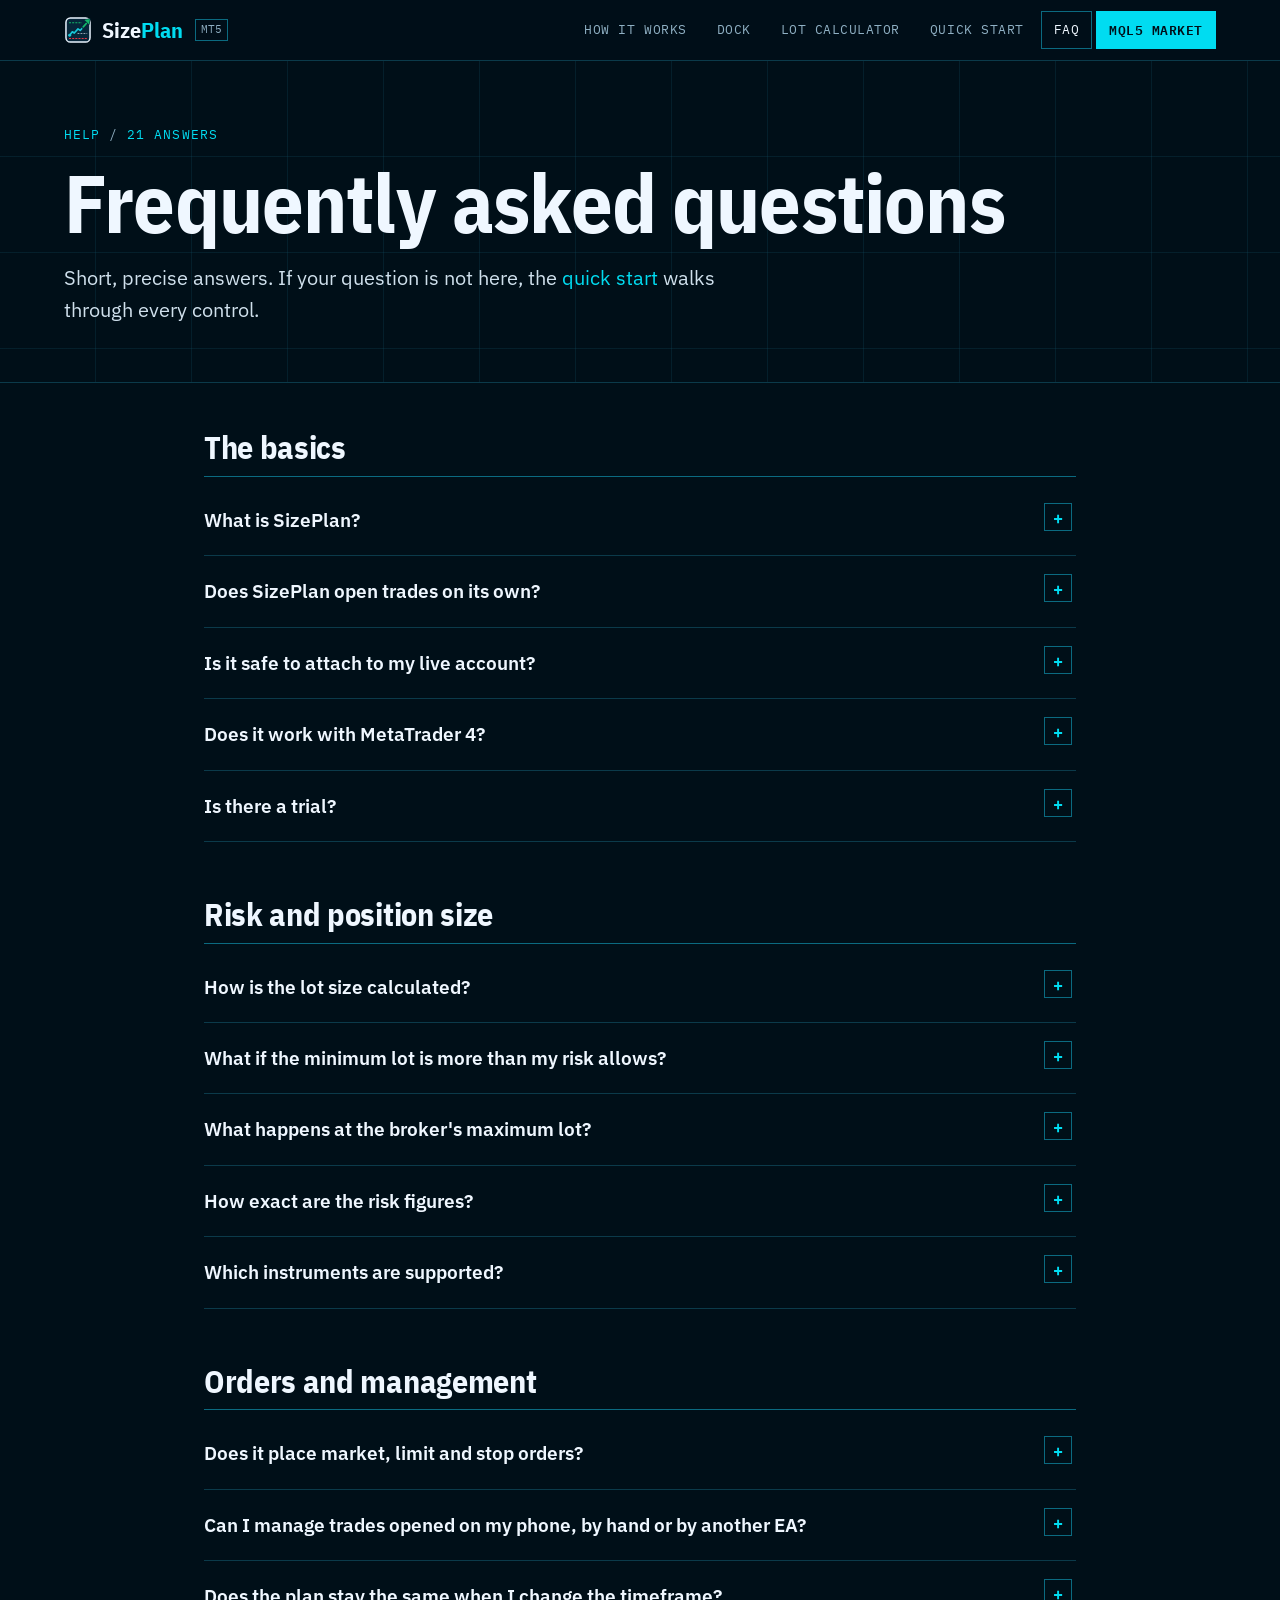
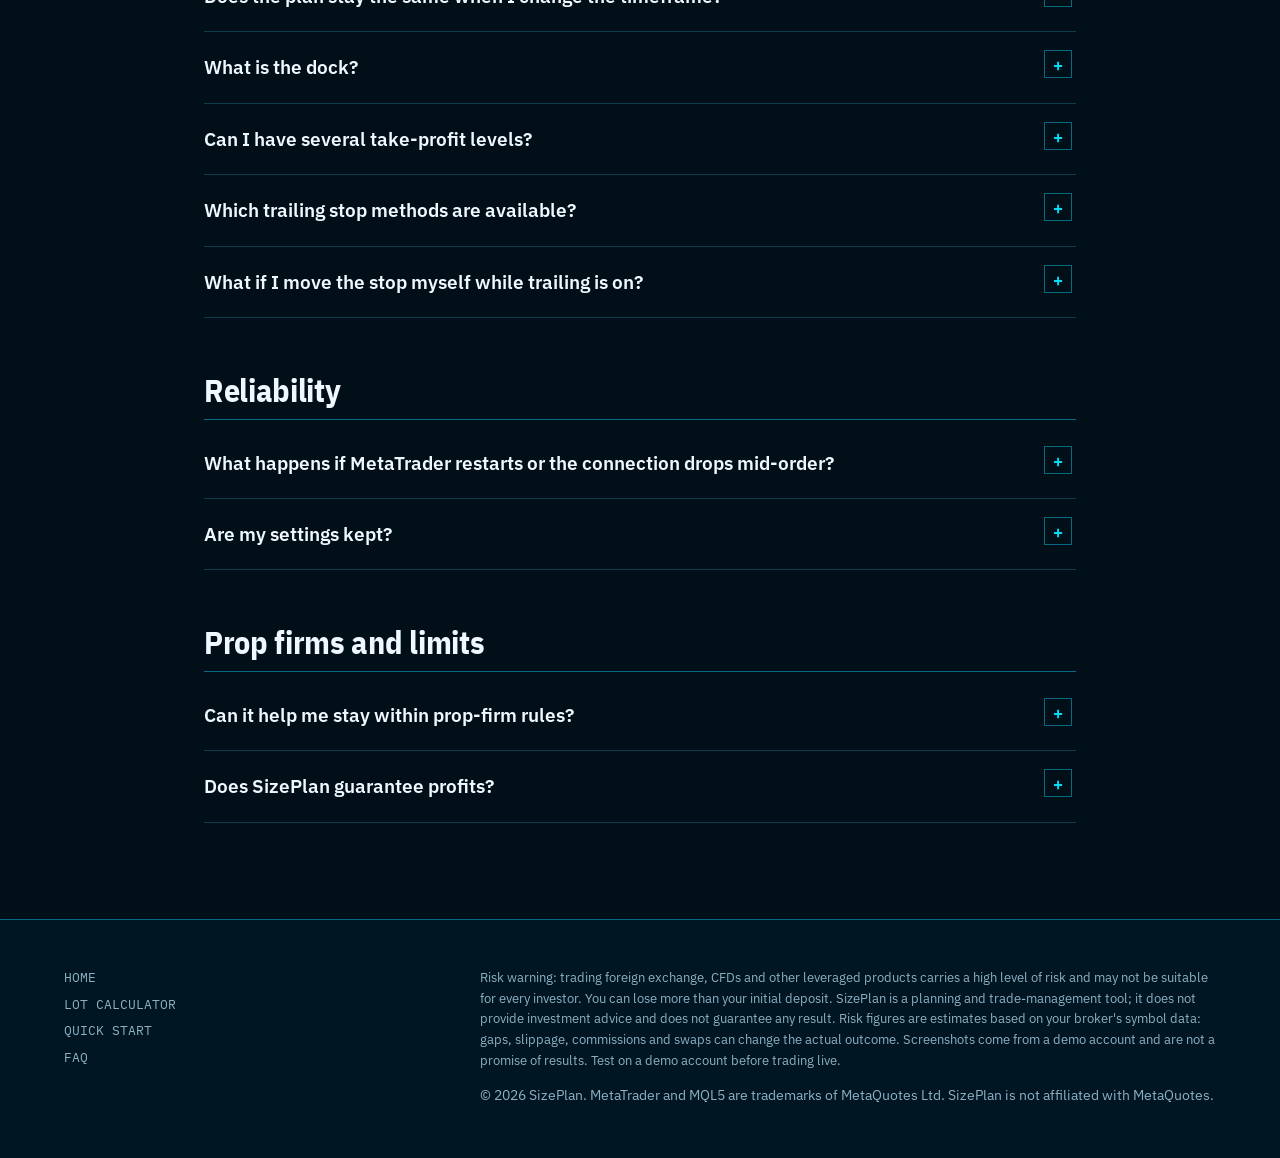
<file: faq.html>
<!doctype html>
<html lang="en">
<head>
  <meta charset="utf-8">
  <meta name="viewport" content="width=device-width, initial-scale=1">
  <title>FAQ - SizePlan MT5 Position Size Calculator for MetaTrader 5</title>
  <meta name="description" content="Answers about SizePlan for MetaTrader 5: how the lot size is calculated, brokers and accounts, safety, automation, prop-firm limits and trades opened from mobile.">
  <link rel="canonical" href="https://sizeplan.com/faq.html">
  <meta name="robots" content="index, follow, max-image-preview:large">
  <meta name="theme-color" content="#001622">
  <meta property="og:site_name" content="SizePlan">
  <meta property="og:type" content="website">
  <meta property="og:url" content="https://sizeplan.com/faq.html">
  <meta property="og:title" content="SizePlan MT5 - frequently asked questions">
  <meta property="og:description" content="Answers about SizePlan for MetaTrader 5: how the lot size is calculated, brokers and accounts, safety, automation, prop-firm limits and trades opened from mobile.">
  <meta property="og:image" content="https://sizeplan.com/assets/og-image.png">
  <meta property="og:image:width" content="1200">
  <meta property="og:image:height" content="630">
  <meta property="og:image:alt" content="SizePlan MT5: a trade plan with entry, stop loss and take profit on a MetaTrader 5 chart">
  <meta property="og:locale" content="en_US">
  <meta name="twitter:card" content="summary_large_image">
  <meta name="twitter:title" content="SizePlan MT5 - frequently asked questions">
  <meta name="twitter:description" content="Answers about SizePlan for MetaTrader 5: how the lot size is calculated, brokers and accounts, safety, automation, prop-firm limits and trades opened from mobile.">
  <meta name="twitter:image" content="https://sizeplan.com/assets/og-image.png">
  <link rel="icon" href="/favicon.ico" sizes="48x48">
  <link rel="icon" href="/assets/logo.svg" type="image/svg+xml">
  <link rel="apple-touch-icon" href="/assets/apple-touch-icon.png">
  <link rel="manifest" href="/site.webmanifest">
  <link rel="preconnect" href="https://fonts.googleapis.com">
  <link rel="preconnect" href="https://fonts.gstatic.com" crossorigin>
  <link rel="stylesheet" href="https://fonts.googleapis.com/css2?family=IBM+Plex+Mono:wght@400;500;600;700&family=IBM+Plex+Sans+Condensed:wght@600;700&family=IBM+Plex+Sans:wght@400;500;600&display=swap">
  <link rel="stylesheet" href="/assets/style.css">
  <script type="application/ld+json">
{
  "@context": "https://schema.org",
  "@graph": [
    {
      "@type": "FAQPage",
      "url": "https://sizeplan.com/faq.html",
      "mainEntity": [
        {
          "@type": "Question",
          "name": "What is SizePlan?",
          "acceptedAnswer": {
            "@type": "Answer",
            "text": "An Expert Advisor for MetaTrader 5 that turns a trade idea into a correctly sized order and helps you manage it afterwards. You draw Entry, Stop Loss and Take Profit on the chart; SizePlan calculates the lot from the risk you choose, shows the loss and gain in money, and gives you one panel to manage every position and pending order in the account."
          }
        },
        {
          "@type": "Question",
          "name": "Does SizePlan open trades on its own?",
          "acceptedAnswer": {
            "@type": "Answer",
            "text": "No. It has no strategy and never opens a position by itself. Every entry is one you create on the chart and send yourself with a click on BUY or SELL. The only automatic actions are the ones you switch on for a position: moving the stop to break-even and trailing it. Both are off by default."
          }
        },
        {
          "@type": "Question",
          "name": "Is it safe to attach to my live account?",
          "acceptedAnswer": {
            "@type": "Answer",
            "text": "With the default settings, SizePlan cannot send anything: EnableTrading is false until you change it, and the panel only plans. We still recommend learning it on a demo account first."
          }
        },
        {
          "@type": "Question",
          "name": "Does it work with MetaTrader 4?",
          "acceptedAnswer": {
            "@type": "Answer",
            "text": "No. SizePlan is built for MetaTrader 5 only."
          }
        },
        {
          "@type": "Question",
          "name": "Is there a trial?",
          "acceptedAnswer": {
            "@type": "Answer",
            "text": "Yes. SizePlan is sold on the MQL5 Market (https://www.mql5.com/en/market/product/198883), which offers a free demo of every product for the Strategy Tester, so you can try the panel before buying."
          }
        },
        {
          "@type": "Question",
          "name": "How is the lot size calculated?",
          "acceptedAnswer": {
            "@type": "Answer",
            "text": "SizePlan turns your risk choice into a budget in account currency (percent of equity, percent of balance, or a cash amount). It asks MetaTrader how much one lot would lose between your entry and your stop, adds your commission if you entered it, and divides the budget by that loss. The result is rounded down to the symbol's lot step and checked again with the final volume, so the estimated loss at SL does not exceed your budget. In LOT mode you choose the volume and the panel shows the resulting risk."
          }
        },
        {
          "@type": "Question",
          "name": "What if the minimum lot is more than my risk allows?",
          "acceptedAnswer": {
            "@type": "Answer",
            "text": "SizePlan tells you (\"Risk budget is below the minimum volume\") and does not send a larger position than your budget allows. Increase the budget, move the stop closer, or switch to LOT mode if you accept the larger risk."
          }
        },
        {
          "@type": "Question",
          "name": "What happens at the broker's maximum lot?",
          "acceptedAnswer": {
            "@type": "Answer",
            "text": "The volume is capped at the maximum and the panel shows the unused part of your budget. Your stop stays exactly where you put it; it is never moved to use up the budget."
          }
        },
        {
          "@type": "Question",
          "name": "How exact are the risk figures?",
          "acceptedAnswer": {
            "@type": "Answer",
            "text": "They use your broker's own contract data and MetaTrader's profit calculation, so they match what the platform expects. They remain estimates: price gaps, slippage, swaps and commissions not entered in the inputs can change the real result."
          }
        },
        {
          "@type": "Question",
          "name": "Which instruments are supported?",
          "acceptedAnswer": {
            "@type": "Answer",
            "text": "Any symbol your broker offers in MetaTrader 5: forex, metals, indices, energies, stocks or crypto CFDs. Tick size, lot limits, stop levels and filling modes are read from each symbol at runtime, so there are no broker or symbol presets to maintain."
          }
        },
        {
          "@type": "Question",
          "name": "Does it place market, limit and stop orders?",
          "acceptedAnswer": {
            "@type": "Answer",
            "text": "Yes. A plan that follows the market price is sent as a market order. A plan with a fixed entry becomes a limit or stop order automatically, depending on which side of the current price the entry is. The BUY or SELL button always shows which type will be sent."
          }
        },
        {
          "@type": "Question",
          "name": "Can I manage trades opened on my phone, by hand or by another EA?",
          "acceptedAnswer": {
            "@type": "Answer",
            "text": "Yes. The Trade Manager shows every position and pending order in the account, whoever opened it. You can change SL, TP and entry, move to break-even, close part or all of a position and cancel orders. Break-even and trailing for those trades run in the desktop terminal, so SizePlan has to stay attached to a chart there, with Algo Trading on."
          }
        },
        {
          "@type": "Question",
          "name": "Does the plan stay the same when I change the timeframe?",
          "acceptedAnswer": {
            "@type": "Answer",
            "text": "Yes. The levels are prices and the plan box is anchored to the candles like a drawing, so on M1, H1 or H4 you see the same prices and the same time span at that chart's scale. Switching the timeframe never moves your levels, and zooming or scrolling moves the plan with the chart."
          }
        },
        {
          "@type": "Question",
          "name": "What is the dock?",
          "acceptedAnswer": {
            "@type": "Answer",
            "text": "An optional strip at the bottom or top of the chart, switched on from the panel header, like MetaTrader's Toolbox. It lists the positions, pending orders and history of the whole account with costs and sorting, draws any trade on the chart with one click, closes positions one by one or as a group, and holds the chart tools: timeframes, zoom, a measuring crosshair with a magnet, Compare, sessions, a candle countdown and screenshots. The panel's own buttons keep working without it."
          }
        },
        {
          "@type": "Question",
          "name": "Can I have several take-profit levels?",
          "acceptedAnswer": {
            "@type": "Answer",
            "text": "Up to five. Each earlier target closes the share of the position you set; the last one is the take profit stored on the order at the broker."
          }
        },
        {
          "@type": "Question",
          "name": "Which trailing stop methods are available?",
          "acceptedAnswer": {
            "@type": "Answer",
            "text": "Fixed distance, step distance (moves only after a minimum improvement), previous candle high/low, confirmed swing pivots (with adjustable left and right bars) and ATR (period and multiplier). Distances can be set in points or in R, where 1R is the initial stop distance. The automated stop only ever moves in your favour."
          }
        },
        {
          "@type": "Question",
          "name": "What if I move the stop myself while trailing is on?",
          "acceptedAnswer": {
            "@type": "Answer",
            "text": "SizePlan does not fight you. It notices the external change, pauses trailing for that position and shows why. You can turn it back on from the Trade Manager."
          }
        },
        {
          "@type": "Question",
          "name": "What happens if MetaTrader restarts or the connection drops mid-order?",
          "acceptedAnswer": {
            "@type": "Answer",
            "text": "Before a request is sent, SizePlan stores it. After a restart it compares the stored request with what the terminal actually has (orders, positions and history) and shows the outcome. A request whose result is unknown is never sent a second time automatically, so a reconnect cannot double your position."
          }
        },
        {
          "@type": "Question",
          "name": "Are my settings kept?",
          "acceptedAnswer": {
            "@type": "Answer",
            "text": "Yes. The panel remembers its position and your plan per chart, and break-even and trailing settings are saved per position. You can also save named setups (risk mode, targets, automation) and switch between them in one click; choosing a setup never sends an order."
          }
        },
        {
          "@type": "Question",
          "name": "Can it help me stay within prop-firm rules?",
          "acceptedAnswer": {
            "@type": "Answer",
            "text": "It offers optional limits: maximum risk per trade, maximum combined risk to SL across open positions, a daily equity-loss limit, a maximum number of positions and a maximum spread. When a limit is reached, SizePlan refuses new entries and says which limit it was. These are aids, not guarantees. Every firm measures its rules in its own way, and SizePlan is not affiliated with any of them."
          }
        },
        {
          "@type": "Question",
          "name": "Does SizePlan guarantee profits?",
          "acceptedAnswer": {
            "@type": "Answer",
            "text": "No tool can. SizePlan helps you execute your own plan with a known risk; the trading decisions and their results remain yours."
          }
        }
      ]
    },
    {
      "@type": "BreadcrumbList",
      "itemListElement": [
        {
          "@type": "ListItem",
          "position": 1,
          "name": "Home",
          "item": "https://sizeplan.com/"
        },
        {
          "@type": "ListItem",
          "position": 2,
          "name": "FAQ",
          "item": "https://sizeplan.com/faq.html"
        }
      ]
    }
  ]
}
  </script>
</head>
<body>
  <header class="site-header">
    <div class="wrap">
      <a class="brand" href="/"><img src="/assets/logo.svg" alt="" width="28" height="28"><span>Size<em>Plan</em></span><small>MT5</small></a>
      <nav class="nav" aria-label="Main">
        <a href="/#workflow">How it works</a>
        <a href="/#dock">Dock</a>
        <a href="/#calculator">Lot calculator</a>
        <a href="/quick-start.html">Quick start</a>
        <a href="/faq.html" aria-current="page">FAQ</a>
        <a class="nav-market" href="https://www.mql5.com/en/market/product/198883" target="_blank" rel="noopener">MQL5 Market</a>
      </nav>
    </div>
  </header>

  <main>
    <div class="page-head paper">
      <div class="wrap">
        <p class="eyebrow">Help <span>/</span> 21 answers</p>
        <h1>Frequently asked questions</h1>
        <p>Short, precise answers. If your question is not here, the <a href="/quick-start.html">quick start</a> walks through every control.</p>
      </div>
    </div>

    <section class="faq-wrap">
      <div class="wrap">
        <div class="faq">
          <h2>The basics</h2>

          <details>
            <summary>What is SizePlan?</summary>
            <div><p>An Expert Advisor for MetaTrader 5 that turns a trade idea into a correctly sized order and helps you manage it afterwards. You draw Entry, Stop Loss and Take Profit on the chart; SizePlan calculates the lot from the risk you choose, shows the loss and gain in money, and gives you one panel to manage every position and pending order in the account.</p></div>
          </details>

          <details>
            <summary>Does SizePlan open trades on its own?</summary>
            <div>
              <p>No. It has no strategy and never opens a position by itself. Every entry is one you create on the chart and send yourself with a click on BUY or SELL.</p>
              <p>The only automatic actions are the ones you switch on for a position: moving the stop to break-even and trailing it. Both are off by default.</p>
            </div>
          </details>

          <details>
            <summary>Is it safe to attach to my live account?</summary>
            <div><p>With the default settings, SizePlan cannot send anything: <code>EnableTrading</code> is <code>false</code> until you change it, and the panel only plans. We still recommend learning it on a demo account first.</p></div>
          </details>

          <details>
            <summary>Does it work with MetaTrader 4?</summary>
            <div><p>No. SizePlan is built for MetaTrader 5 only.</p></div>
          </details>

          <details>
            <summary>Is there a trial?</summary>
            <div><p>Yes. SizePlan is sold on the <a href="https://www.mql5.com/en/market/product/198883" target="_blank" rel="noopener">MQL5 Market</a>, which offers a free demo of every product for the Strategy Tester, so you can try the panel before buying.</p></div>
          </details>

          <h2>Risk and position size</h2>

          <details>
            <summary>How is the lot size calculated?</summary>
            <div>
              <p>SizePlan turns your risk choice into a budget in account currency (percent of equity, percent of balance, or a cash amount). It asks MetaTrader how much one lot would lose between your entry and your stop, adds your commission if you entered it, and divides the budget by that loss.</p>
              <p>The result is rounded <strong>down</strong> to the symbol's lot step and checked again with the final volume, so the estimated loss at SL does not exceed your budget. In LOT mode you choose the volume and the panel shows the resulting risk.</p>
            </div>
          </details>

          <details>
            <summary>What if the minimum lot is more than my risk allows?</summary>
            <div><p>SizePlan tells you ("Risk budget is below the minimum volume") and does not send a larger position than your budget allows. Increase the budget, move the stop closer, or switch to LOT mode if you accept the larger risk.</p></div>
          </details>

          <details>
            <summary>What happens at the broker's maximum lot?</summary>
            <div><p>The volume is capped at the maximum and the panel shows the unused part of your budget. Your stop stays exactly where you put it; it is never moved to use up the budget.</p></div>
          </details>

          <details>
            <summary>How exact are the risk figures?</summary>
            <div><p>They use your broker's own contract data and MetaTrader's profit calculation, so they match what the platform expects. They remain estimates: price gaps, slippage, swaps and commissions not entered in the inputs can change the real result.</p></div>
          </details>

          <details>
            <summary>Which instruments are supported?</summary>
            <div><p>Any symbol your broker offers in MetaTrader 5: forex, metals, indices, energies, stocks or crypto CFDs. Tick size, lot limits, stop levels and filling modes are read from each symbol at runtime, so there are no broker or symbol presets to maintain.</p></div>
          </details>

          <h2>Orders and management</h2>

          <details>
            <summary>Does it place market, limit and stop orders?</summary>
            <div><p>Yes. A plan that follows the market price is sent as a market order. A plan with a fixed entry becomes a limit or stop order automatically, depending on which side of the current price the entry is. The BUY or SELL button always shows which type will be sent.</p></div>
          </details>

          <details>
            <summary>Can I manage trades opened on my phone, by hand or by another EA?</summary>
            <div>
              <p>Yes. The Trade Manager shows every position and pending order in the account, whoever opened it. You can change SL, TP and entry, move to break-even, close part or all of a position and cancel orders.</p>
              <p>Break-even and trailing for those trades run in the desktop terminal, so SizePlan has to stay attached to a chart there, with Algo Trading on.</p>
            </div>
          </details>

          <details>
            <summary>Does the plan stay the same when I change the timeframe?</summary>
            <div><p>Yes. The levels are prices and the plan box is anchored to the candles like a drawing, so on M1, H1 or H4 you see the same prices and the same time span at that chart's scale. Switching the timeframe never moves your levels, and zooming or scrolling moves the plan with the chart.</p></div>
          </details>

          <details>
            <summary>What is the dock?</summary>
            <div><p>An optional strip at the bottom or top of the chart, switched on from the panel header, like MetaTrader's Toolbox. It lists the positions, pending orders and history of the whole account with costs and sorting, draws any trade on the chart with one click, closes positions one by one or as a group, and holds the chart tools: timeframes, zoom, a measuring crosshair with a magnet, Compare, sessions, a candle countdown and screenshots. The panel's own buttons keep working without it.</p></div>
          </details>

          <details>
            <summary>Can I have several take-profit levels?</summary>
            <div><p>Up to five. Each earlier target closes the share of the position you set; the last one is the take profit stored on the order at the broker.</p></div>
          </details>

          <details>
            <summary>Which trailing stop methods are available?</summary>
            <div><p>Fixed distance, step distance (moves only after a minimum improvement), previous candle high/low, confirmed swing pivots (with adjustable left and right bars) and ATR (period and multiplier). Distances can be set in points or in R, where 1R is the initial stop distance. The automated stop only ever moves in your favour.</p></div>
          </details>

          <details>
            <summary>What if I move the stop myself while trailing is on?</summary>
            <div><p>SizePlan does not fight you. It notices the external change, pauses trailing for that position and shows why. You can turn it back on from the Trade Manager.</p></div>
          </details>

          <h2>Reliability</h2>

          <details>
            <summary>What happens if MetaTrader restarts or the connection drops mid-order?</summary>
            <div><p>Before a request is sent, SizePlan stores it. After a restart it compares the stored request with what the terminal actually has (orders, positions and history) and shows the outcome. A request whose result is unknown is never sent a second time automatically, so a reconnect cannot double your position.</p></div>
          </details>

          <details>
            <summary>Are my settings kept?</summary>
            <div><p>Yes. The panel remembers its position and your plan per chart, and break-even and trailing settings are saved per position. You can also save named setups (risk mode, targets, automation) and switch between them in one click; choosing a setup never sends an order.</p></div>
          </details>

          <h2>Prop firms and limits</h2>

          <details>
            <summary>Can it help me stay within prop-firm rules?</summary>
            <div>
              <p>It offers optional limits: maximum risk per trade, maximum combined risk to SL across open positions, a daily equity-loss limit, a maximum number of positions and a maximum spread. When a limit is reached, SizePlan refuses new entries and says which limit it was.</p>
              <p>These are aids, not guarantees. Every firm measures its rules in its own way, and SizePlan is not affiliated with any of them.</p>
            </div>
          </details>

          <details>
            <summary>Does SizePlan guarantee profits?</summary>
            <div><p>No tool can. SizePlan helps you execute your own plan with a known risk; the trading decisions and their results remain yours.</p></div>
          </details>
        </div>
      </div>
    </section>
  </main>

  <footer class="site-footer">
    <div class="wrap">
      <nav aria-label="Footer">
        <a href="/">Home</a>
        <a href="/#calculator">Lot calculator</a>
        <a href="/quick-start.html">Quick start</a>
        <a href="/faq.html">FAQ</a>
      </nav>
      <div>
        <p class="risk">Risk warning: trading foreign exchange, CFDs and other leveraged products carries a high level of risk and may not be suitable for every investor. You can lose more than your initial deposit. SizePlan is a planning and trade-management tool; it does not provide investment advice and does not guarantee any result. Risk figures are estimates based on your broker's symbol data: gaps, slippage, commissions and swaps can change the actual outcome. Screenshots come from a demo account and are not a promise of results. Test on a demo account before trading live.</p>
        <p>&copy; 2026 SizePlan. MetaTrader and MQL5 are trademarks of MetaQuotes Ltd. SizePlan is not affiliated with MetaQuotes.</p>
      </div>
    </div>
  </footer>
</body>
</html>
</file>
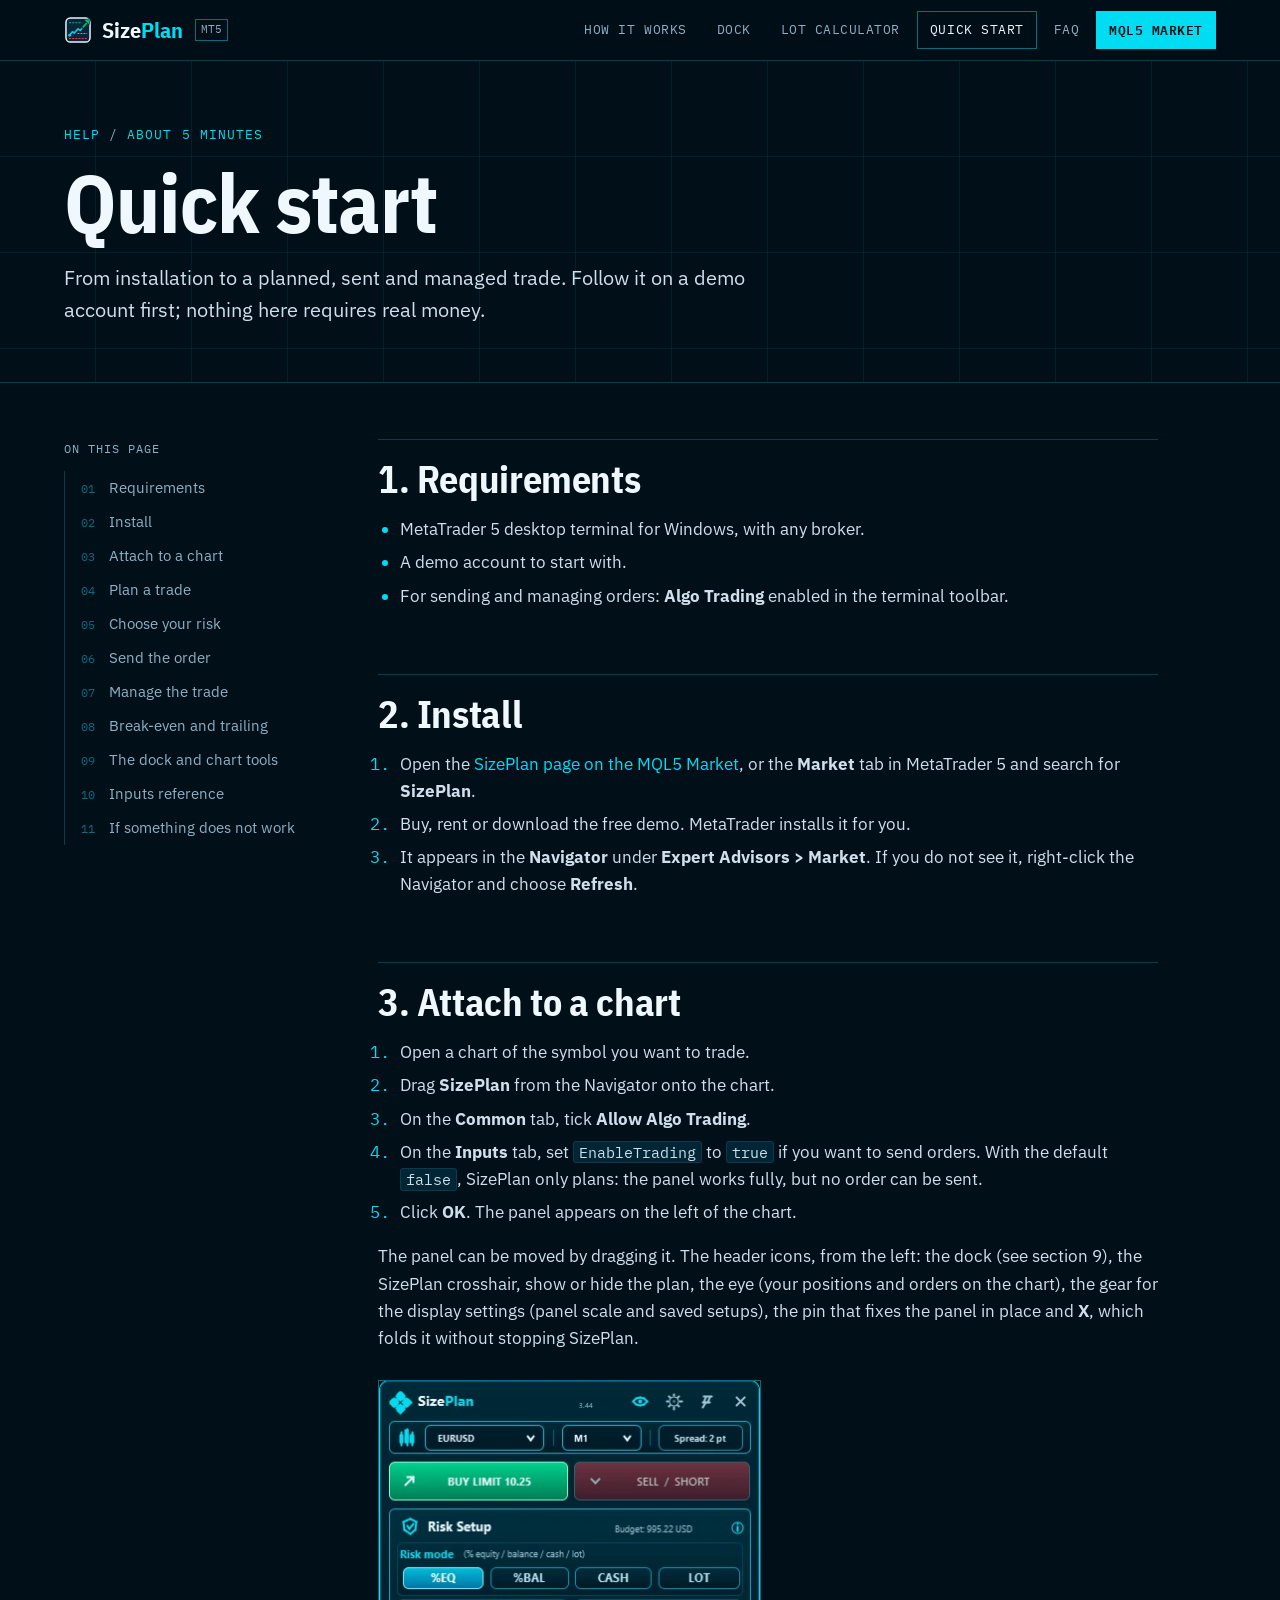
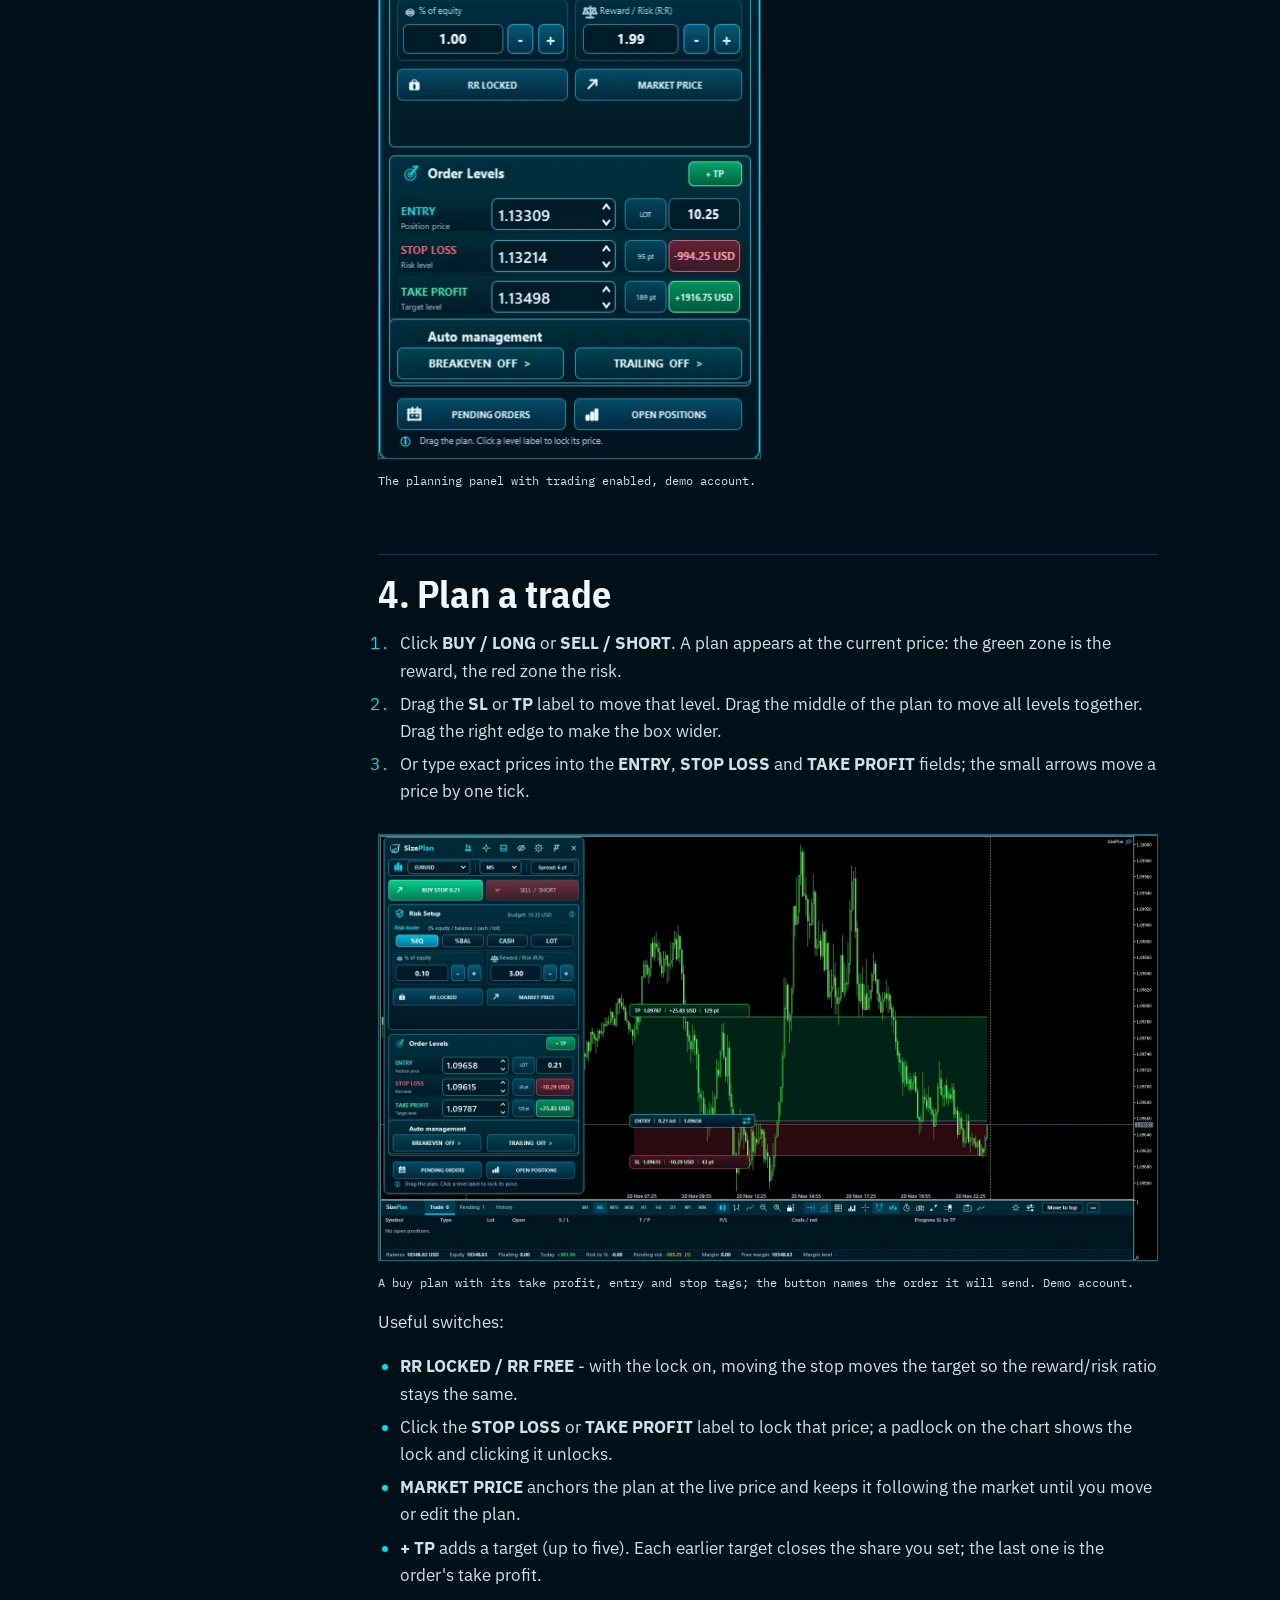
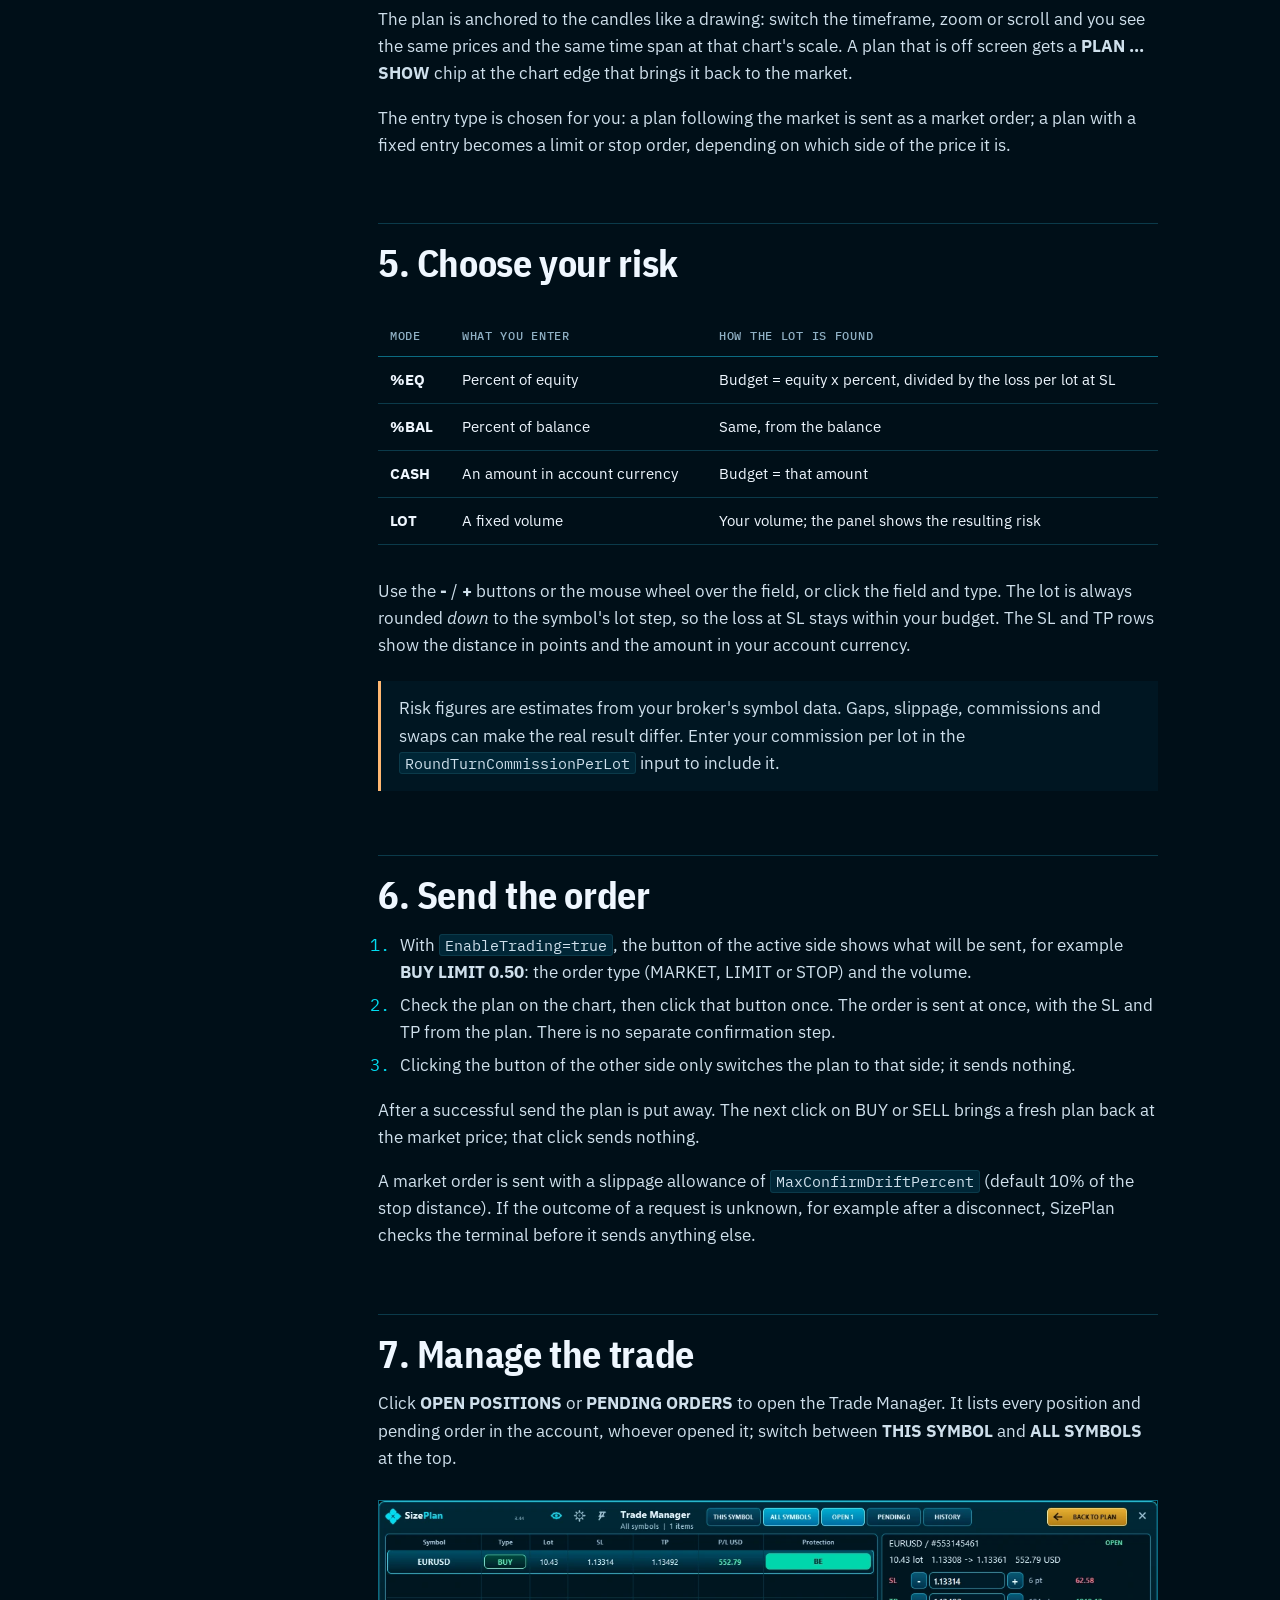
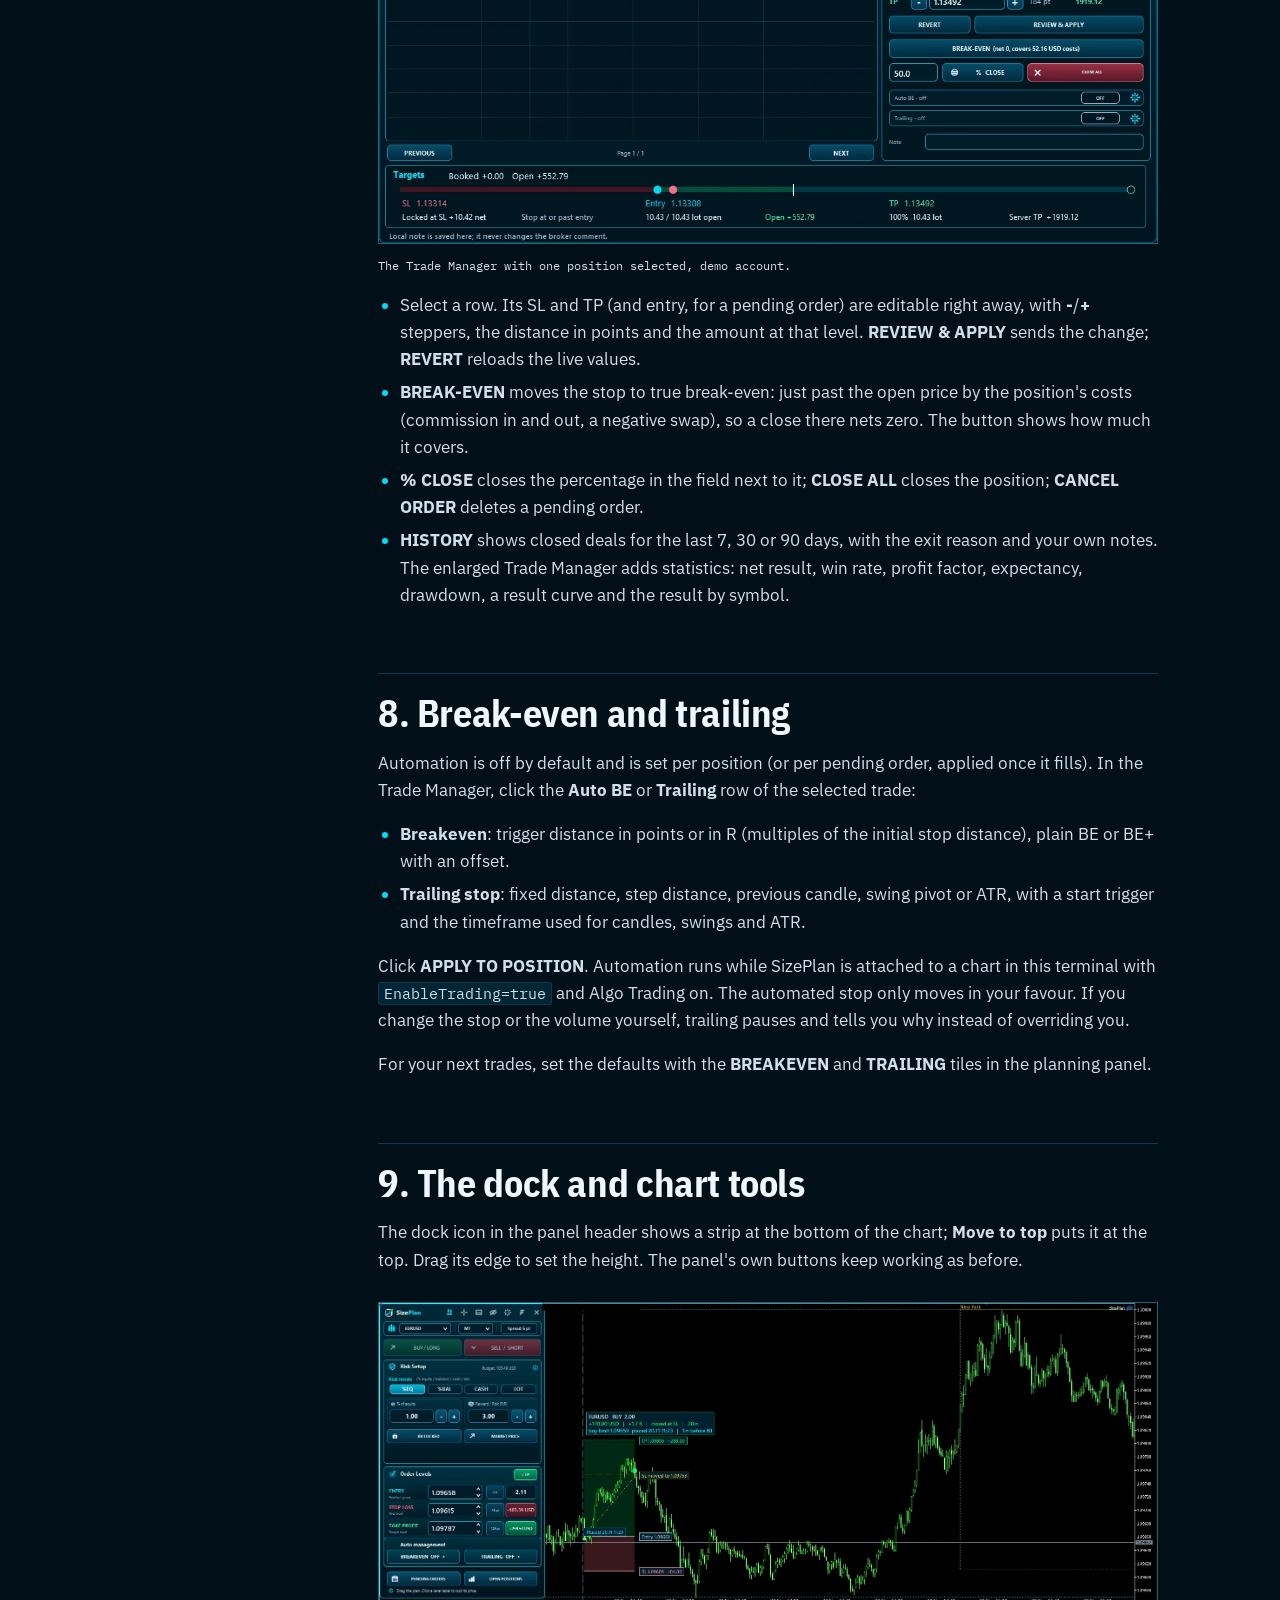
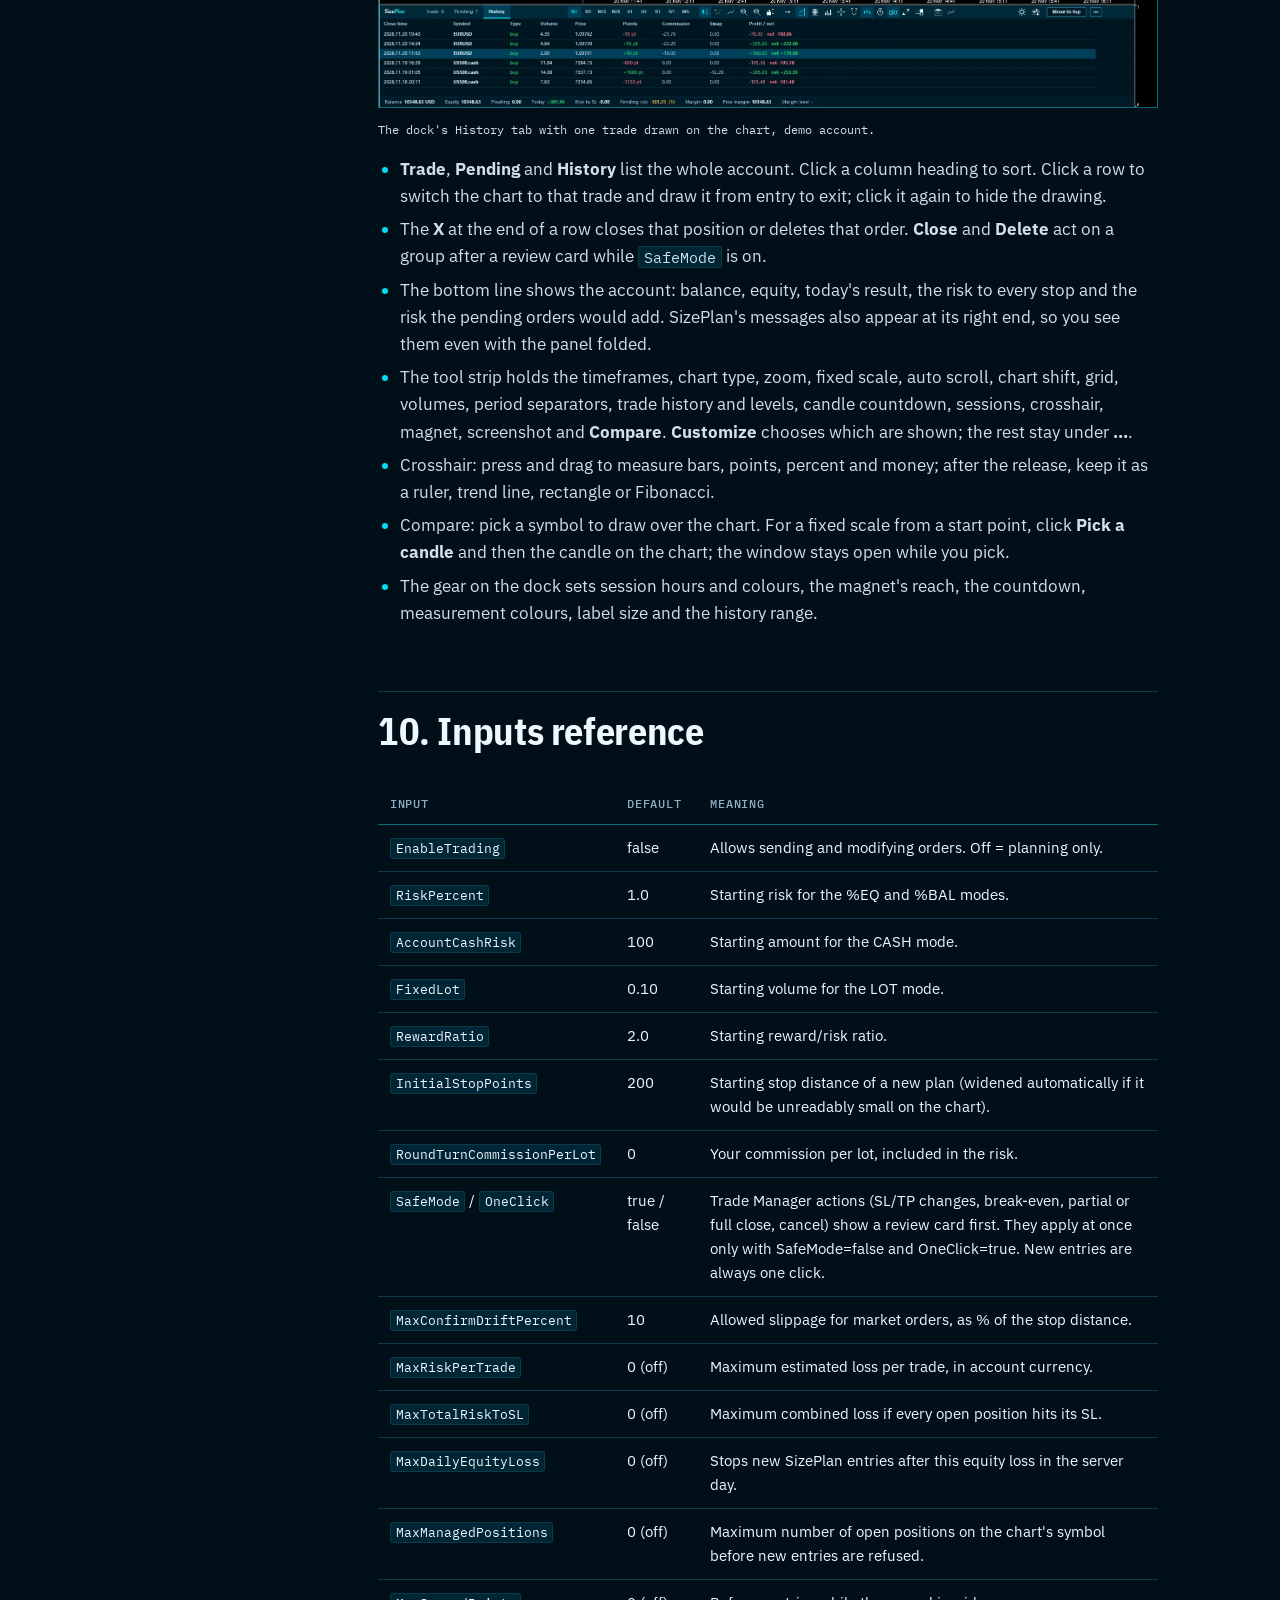
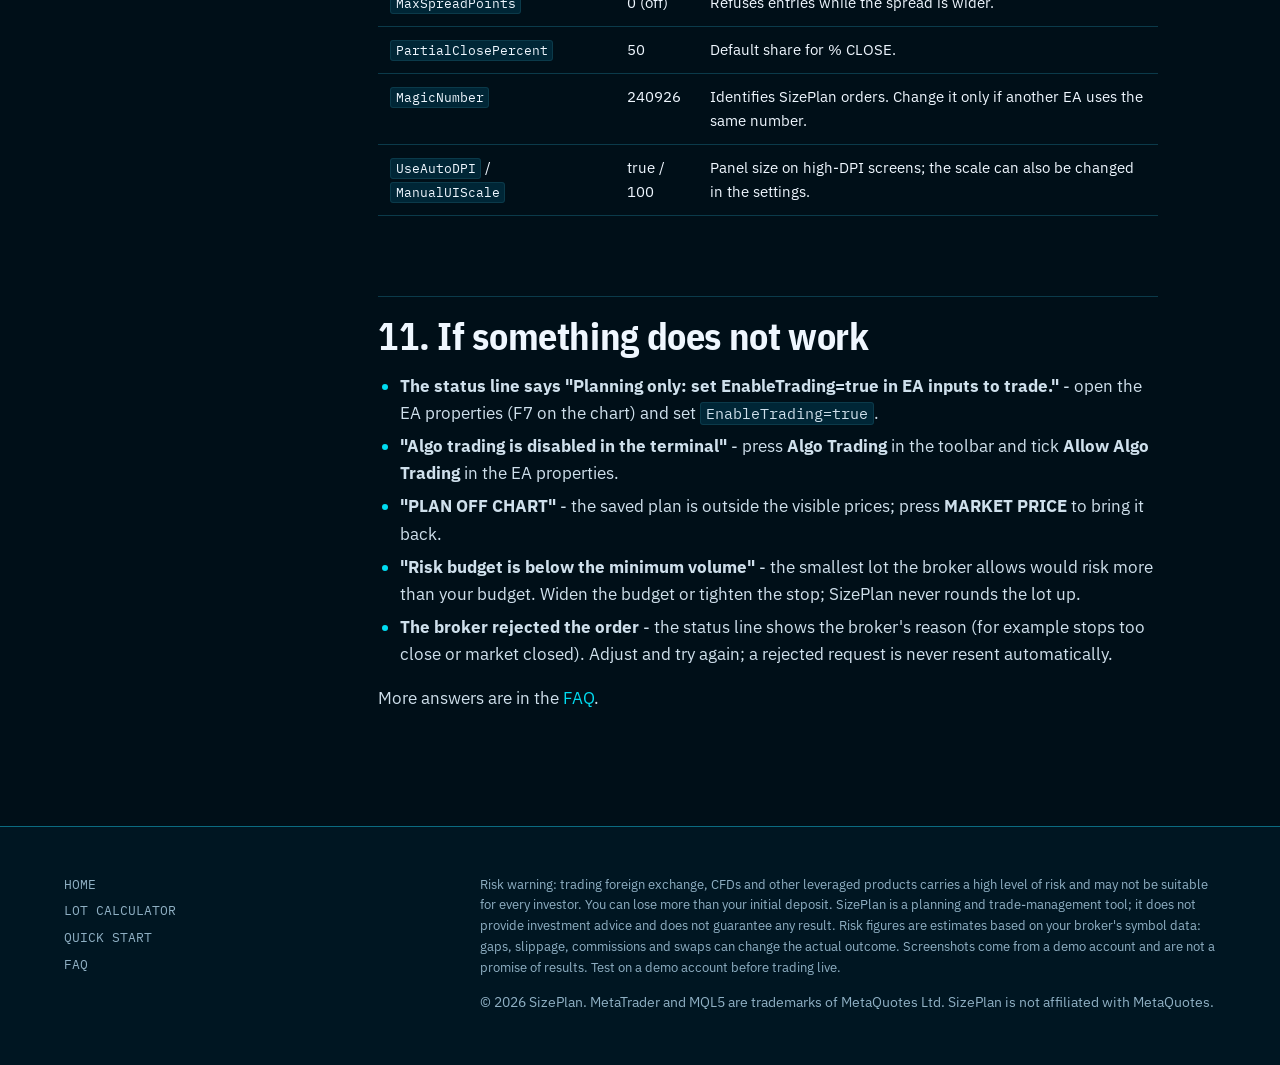
<file: quick-start.html>
<!doctype html>
<html lang="en">
<head>
  <meta charset="utf-8">
  <meta name="viewport" content="width=device-width, initial-scale=1">
  <title>Quick Start - Install and Use SizePlan in MetaTrader 5</title>
  <meta name="description" content="Install SizePlan in MetaTrader 5, plan your first trade on the chart, size it from your risk and manage it with break-even and trailing stop, step by step.">
  <link rel="canonical" href="https://sizeplan.com/quick-start.html">
  <meta name="robots" content="index, follow, max-image-preview:large">
  <meta name="theme-color" content="#001622">
  <meta property="og:site_name" content="SizePlan">
  <meta property="og:type" content="article">
  <meta property="og:url" content="https://sizeplan.com/quick-start.html">
  <meta property="og:title" content="SizePlan MT5 quick start">
  <meta property="og:description" content="Install SizePlan in MetaTrader 5, plan your first trade on the chart, size it from your risk and manage it with break-even and trailing stop, step by step.">
  <meta property="og:image" content="https://sizeplan.com/assets/og-image.png">
  <meta property="og:image:width" content="1200">
  <meta property="og:image:height" content="630">
  <meta property="og:image:alt" content="SizePlan MT5: a trade plan with entry, stop loss and take profit on a MetaTrader 5 chart">
  <meta property="og:locale" content="en_US">
  <meta name="twitter:card" content="summary_large_image">
  <meta name="twitter:title" content="SizePlan MT5 quick start">
  <meta name="twitter:description" content="Install SizePlan in MetaTrader 5, plan your first trade on the chart, size it from your risk and manage it with break-even and trailing stop, step by step.">
  <meta name="twitter:image" content="https://sizeplan.com/assets/og-image.png">
  <link rel="icon" href="/favicon.ico" sizes="48x48">
  <link rel="icon" href="/assets/logo.svg" type="image/svg+xml">
  <link rel="apple-touch-icon" href="/assets/apple-touch-icon.png">
  <link rel="manifest" href="/site.webmanifest">
  <link rel="preconnect" href="https://fonts.googleapis.com">
  <link rel="preconnect" href="https://fonts.gstatic.com" crossorigin>
  <link rel="stylesheet" href="https://fonts.googleapis.com/css2?family=IBM+Plex+Mono:wght@400;500;600;700&family=IBM+Plex+Sans+Condensed:wght@600;700&family=IBM+Plex+Sans:wght@400;500;600&display=swap">
  <link rel="stylesheet" href="/assets/style.css">
  <script type="application/ld+json">
{
  "@context": "https://schema.org",
  "@graph": [
    {
      "@type": "TechArticle",
      "headline": "SizePlan MT5 quick start",
      "description": "Install SizePlan in MetaTrader 5, plan a trade, size it from your risk and manage it.",
      "url": "https://sizeplan.com/quick-start.html",
      "inLanguage": "en",
      "image": "https://sizeplan.com/assets/og-image.png",
      "author": {
        "@id": "https://sizeplan.com/#organization"
      },
      "publisher": {
        "@id": "https://sizeplan.com/#organization"
      },
      "about": {
        "@id": "https://sizeplan.com/#software"
      },
      "dateModified": "2026-11-21"
    },
    {
      "@type": "BreadcrumbList",
      "itemListElement": [
        {
          "@type": "ListItem",
          "position": 1,
          "name": "Home",
          "item": "https://sizeplan.com/"
        },
        {
          "@type": "ListItem",
          "position": 2,
          "name": "Quick start",
          "item": "https://sizeplan.com/quick-start.html"
        }
      ]
    }
  ]
}
  </script>
</head>
<body>
  <header class="site-header">
    <div class="wrap">
      <a class="brand" href="/"><img src="/assets/logo.svg" alt="" width="28" height="28"><span>Size<em>Plan</em></span><small>MT5</small></a>
      <nav class="nav" aria-label="Main">
        <a href="/#workflow">How it works</a>
        <a href="/#dock">Dock</a>
        <a href="/#calculator">Lot calculator</a>
        <a href="/quick-start.html" aria-current="page">Quick start</a>
        <a href="/faq.html">FAQ</a>
        <a class="nav-market" href="https://www.mql5.com/en/market/product/198883" target="_blank" rel="noopener">MQL5 Market</a>
      </nav>
    </div>
  </header>

  <main>
    <div class="page-head paper">
      <div class="wrap">
        <p class="eyebrow">Help <span>/</span> about 5 minutes</p>
        <h1>Quick start</h1>
        <p>From installation to a planned, sent and managed trade. Follow it on a demo account first; nothing here requires real money.</p>
      </div>
    </div>

    <div class="doc">
      <div class="wrap">
        <nav class="toc" aria-label="On this page">
          <p>On this page</p>
          <ol>
            <li><a href="#requirements">Requirements</a></li>
            <li><a href="#install">Install</a></li>
            <li><a href="#attach">Attach to a chart</a></li>
            <li><a href="#plan">Plan a trade</a></li>
            <li><a href="#risk">Choose your risk</a></li>
            <li><a href="#send">Send the order</a></li>
            <li><a href="#manage">Manage the trade</a></li>
            <li><a href="#automation">Break-even and trailing</a></li>
            <li><a href="#dock">The dock and chart tools</a></li>
            <li><a href="#inputs">Inputs reference</a></li>
            <li><a href="#trouble">If something does not work</a></li>
          </ol>
        </nav>

        <article>
          <h2 id="requirements">1. Requirements</h2>
          <ul>
            <li>MetaTrader 5 desktop terminal for Windows, with any broker.</li>
            <li>A demo account to start with.</li>
            <li>For sending and managing orders: <strong>Algo Trading</strong> enabled in the terminal toolbar.</li>
          </ul>

          <h2 id="install">2. Install</h2>
          <ol>
            <li>Open the <a href="https://www.mql5.com/en/market/product/198883" target="_blank" rel="noopener">SizePlan page on the MQL5 Market</a>, or the <strong>Market</strong> tab in MetaTrader 5 and search for <strong>SizePlan</strong>.</li>
            <li>Buy, rent or download the free demo. MetaTrader installs it for you.</li>
            <li>It appears in the <strong>Navigator</strong> under <strong>Expert Advisors &gt; Market</strong>. If you do not see it, right-click the Navigator and choose <strong>Refresh</strong>.</li>
          </ol>

          <h2 id="attach">3. Attach to a chart</h2>
          <ol>
            <li>Open a chart of the symbol you want to trade.</li>
            <li>Drag <strong>SizePlan</strong> from the Navigator onto the chart.</li>
            <li>On the <strong>Common</strong> tab, tick <strong>Allow Algo Trading</strong>.</li>
            <li>On the <strong>Inputs</strong> tab, set <code>EnableTrading</code> to <code>true</code> if you want to send orders. With the default <code>false</code>, SizePlan only plans: the panel works fully, but no order can be sent.</li>
            <li>Click <strong>OK</strong>. The panel appears on the left of the chart.</li>
          </ol>
          <p>The panel can be moved by dragging it. The header icons, from the left: the dock (see section 9), the SizePlan crosshair, show or hide the plan, the eye (your positions and orders on the chart), the gear for the display settings (panel scale and saved setups), the pin that fixes the panel in place and <strong>X</strong>, which folds it without stopping SizePlan.</p>
          <figure class="shot narrow">
            <img src="/assets/shot-panel.webp" width="383" height="680" loading="lazy" alt="SizePlan planning panel with the risk setup, order levels, auto management and the order button">
          </figure>
          <p class="caption">The planning panel with trading enabled, demo account.</p>

          <h2 id="plan">4. Plan a trade</h2>
          <ol>
            <li>Click <strong>BUY / LONG</strong> or <strong>SELL / SHORT</strong>. A plan appears at the current price: the green zone is the reward, the red zone the risk.</li>
            <li>Drag the <strong>SL</strong> or <strong>TP</strong> label to move that level. Drag the middle of the plan to move all levels together. Drag the right edge to make the box wider.</li>
            <li>Or type exact prices into the <strong>ENTRY</strong>, <strong>STOP LOSS</strong> and <strong>TAKE PROFIT</strong> fields; the small arrows move a price by one tick.</li>
          </ol>
          <figure class="shot">
            <img src="/assets/shot-plan.webp" width="1704" height="932" loading="lazy" alt="A SizePlan buy plan on a EURUSD chart: take profit zone above the entry, stop loss zone below, each tag with price, money and points">
          </figure>
          <p class="caption">A buy plan with its take profit, entry and stop tags; the button names the order it will send. Demo account.</p>
          <p>Useful switches:</p>
          <ul>
            <li><strong>RR LOCKED / RR FREE</strong> - with the lock on, moving the stop moves the target so the reward/risk ratio stays the same.</li>
            <li>Click the <strong>STOP LOSS</strong> or <strong>TAKE PROFIT</strong> label to lock that price; a padlock on the chart shows the lock and clicking it unlocks.</li>
            <li><strong>MARKET PRICE</strong> anchors the plan at the live price and keeps it following the market until you move or edit the plan.</li>
            <li><strong>+ TP</strong> adds a target (up to five). Each earlier target closes the share you set; the last one is the order's take profit.</li>
          </ul>
          <p>The plan is anchored to the candles like a drawing: switch the timeframe, zoom or scroll and you see the same prices and the same time span at that chart's scale. A plan that is off screen gets a <strong>PLAN ... SHOW</strong> chip at the chart edge that brings it back to the market.</p>
          <p>The entry type is chosen for you: a plan following the market is sent as a market order; a plan with a fixed entry becomes a limit or stop order, depending on which side of the price it is.</p>

          <h2 id="risk">5. Choose your risk</h2>
          <div class="table-wrap"><table>
            <thead><tr><th>Mode</th><th>What you enter</th><th>How the lot is found</th></tr></thead>
            <tbody>
              <tr><td><strong>%EQ</strong></td><td>Percent of equity</td><td>Budget = equity x percent, divided by the loss per lot at SL</td></tr>
              <tr><td><strong>%BAL</strong></td><td>Percent of balance</td><td>Same, from the balance</td></tr>
              <tr><td><strong>CASH</strong></td><td>An amount in account currency</td><td>Budget = that amount</td></tr>
              <tr><td><strong>LOT</strong></td><td>A fixed volume</td><td>Your volume; the panel shows the resulting risk</td></tr>
            </tbody>
          </table></div>
          <p>Use the <strong>-</strong> / <strong>+</strong> buttons or the mouse wheel over the field, or click the field and type. The lot is always rounded <em>down</em> to the symbol's lot step, so the loss at SL stays within your budget. The SL and TP rows show the distance in points and the amount in your account currency.</p>
          <div class="callout warn"><p>Risk figures are estimates from your broker's symbol data. Gaps, slippage, commissions and swaps can make the real result differ. Enter your commission per lot in the <code>RoundTurnCommissionPerLot</code> input to include it.</p></div>

          <h2 id="send">6. Send the order</h2>
          <ol>
            <li>With <code>EnableTrading=true</code>, the button of the active side shows what will be sent, for example <strong>BUY LIMIT 0.50</strong>: the order type (MARKET, LIMIT or STOP) and the volume.</li>
            <li>Check the plan on the chart, then click that button once. The order is sent at once, with the SL and TP from the plan. There is no separate confirmation step.</li>
            <li>Clicking the button of the other side only switches the plan to that side; it sends nothing.</li>
          </ol>
          <p>After a successful send the plan is put away. The next click on BUY or SELL brings a fresh plan back at the market price; that click sends nothing.</p>
          <p>A market order is sent with a slippage allowance of <code>MaxConfirmDriftPercent</code> (default 10% of the stop distance). If the outcome of a request is unknown, for example after a disconnect, SizePlan checks the terminal before it sends anything else.</p>

          <h2 id="manage">7. Manage the trade</h2>
          <p>Click <strong>OPEN POSITIONS</strong> or <strong>PENDING ORDERS</strong> to open the Trade Manager. It lists every position and pending order in the account, whoever opened it; switch between <strong>THIS SYMBOL</strong> and <strong>ALL SYMBOLS</strong> at the top.</p>
          <figure class="shot">
            <img src="/assets/shot-manager.webp" width="1147" height="504" loading="lazy" alt="SizePlan Trade Manager with one EURUSD position selected: SL and TP steppers, net break-even, partial close, automation rows and the targets strip">
          </figure>
          <p class="caption">The Trade Manager with one position selected, demo account.</p>
          <ul>
            <li>Select a row. Its SL and TP (and entry, for a pending order) are editable right away, with <strong>-</strong>/<strong>+</strong> steppers, the distance in points and the amount at that level. <strong>REVIEW &amp; APPLY</strong> sends the change; <strong>REVERT</strong> reloads the live values.</li>
            <li><strong>BREAK-EVEN</strong> moves the stop to true break-even: just past the open price by the position's costs (commission in and out, a negative swap), so a close there nets zero. The button shows how much it covers.</li>
            <li><strong>% CLOSE</strong> closes the percentage in the field next to it; <strong>CLOSE ALL</strong> closes the position; <strong>CANCEL ORDER</strong> deletes a pending order.</li>
            <li><strong>HISTORY</strong> shows closed deals for the last 7, 30 or 90 days, with the exit reason and your own notes. The enlarged Trade Manager adds statistics: net result, win rate, profit factor, expectancy, drawdown, a result curve and the result by symbol.</li>
          </ul>

          <h2 id="automation">8. Break-even and trailing</h2>
          <p>Automation is off by default and is set per position (or per pending order, applied once it fills). In the Trade Manager, click the <strong>Auto BE</strong> or <strong>Trailing</strong> row of the selected trade:</p>
          <ul>
            <li><strong>Breakeven</strong>: trigger distance in points or in R (multiples of the initial stop distance), plain BE or BE+ with an offset.</li>
            <li><strong>Trailing stop</strong>: fixed distance, step distance, previous candle, swing pivot or ATR, with a start trigger and the timeframe used for candles, swings and ATR.</li>
          </ul>
          <p>Click <strong>APPLY TO POSITION</strong>. Automation runs while SizePlan is attached to a chart in this terminal with <code>EnableTrading=true</code> and Algo Trading on. The automated stop only moves in your favour. If you change the stop or the volume yourself, trailing pauses and tells you why instead of overriding you.</p>
          <p>For your next trades, set the defaults with the <strong>BREAKEVEN</strong> and <strong>TRAILING</strong> tiles in the planning panel.</p>

          <h2 id="dock">9. The dock and chart tools</h2>
          <p>The dock icon in the panel header shows a strip at the bottom of the chart; <strong>Move to top</strong> puts it at the top. Drag its edge to set the height. The panel's own buttons keep working as before.</p>
          <figure class="shot">
            <img src="/assets/shot-dock-history.webp" width="1789" height="929" loading="lazy" alt="The SizePlan dock with the History tab open and one closed EURUSD trade drawn on the chart from the placed order to the exit">
          </figure>
          <p class="caption">The dock's History tab with one trade drawn on the chart, demo account.</p>
          <ul>
            <li><strong>Trade</strong>, <strong>Pending</strong> and <strong>History</strong> list the whole account. Click a column heading to sort. Click a row to switch the chart to that trade and draw it from entry to exit; click it again to hide the drawing.</li>
            <li>The <strong>X</strong> at the end of a row closes that position or deletes that order. <strong>Close</strong> and <strong>Delete</strong> act on a group after a review card while <code>SafeMode</code> is on.</li>
            <li>The bottom line shows the account: balance, equity, today's result, the risk to every stop and the risk the pending orders would add. SizePlan's messages also appear at its right end, so you see them even with the panel folded.</li>
            <li>The tool strip holds the timeframes, chart type, zoom, fixed scale, auto scroll, chart shift, grid, volumes, period separators, trade history and levels, candle countdown, sessions, crosshair, magnet, screenshot and <strong>Compare</strong>. <strong>Customize</strong> chooses which are shown; the rest stay under <strong>...</strong>.</li>
            <li>Crosshair: press and drag to measure bars, points, percent and money; after the release, keep it as a ruler, trend line, rectangle or Fibonacci.</li>
            <li>Compare: pick a symbol to draw over the chart. For a fixed scale from a start point, click <strong>Pick a candle</strong> and then the candle on the chart; the window stays open while you pick.</li>
            <li>The gear on the dock sets session hours and colours, the magnet's reach, the countdown, measurement colours, label size and the history range.</li>
          </ul>

          <h2 id="inputs">10. Inputs reference</h2>
          <div class="table-wrap"><table>
            <thead><tr><th>Input</th><th>Default</th><th>Meaning</th></tr></thead>
            <tbody>
              <tr><td><code>EnableTrading</code></td><td>false</td><td>Allows sending and modifying orders. Off = planning only.</td></tr>
              <tr><td><code>RiskPercent</code></td><td>1.0</td><td>Starting risk for the %EQ and %BAL modes.</td></tr>
              <tr><td><code>AccountCashRisk</code></td><td>100</td><td>Starting amount for the CASH mode.</td></tr>
              <tr><td><code>FixedLot</code></td><td>0.10</td><td>Starting volume for the LOT mode.</td></tr>
              <tr><td><code>RewardRatio</code></td><td>2.0</td><td>Starting reward/risk ratio.</td></tr>
              <tr><td><code>InitialStopPoints</code></td><td>200</td><td>Starting stop distance of a new plan (widened automatically if it would be unreadably small on the chart).</td></tr>
              <tr><td><code>RoundTurnCommissionPerLot</code></td><td>0</td><td>Your commission per lot, included in the risk.</td></tr>
              <tr><td><code>SafeMode</code> / <code>OneClick</code></td><td>true / false</td><td>Trade Manager actions (SL/TP changes, break-even, partial or full close, cancel) show a review card first. They apply at once only with SafeMode=false and OneClick=true. New entries are always one click.</td></tr>
              <tr><td><code>MaxConfirmDriftPercent</code></td><td>10</td><td>Allowed slippage for market orders, as % of the stop distance.</td></tr>
              <tr><td><code>MaxRiskPerTrade</code></td><td>0 (off)</td><td>Maximum estimated loss per trade, in account currency.</td></tr>
              <tr><td><code>MaxTotalRiskToSL</code></td><td>0 (off)</td><td>Maximum combined loss if every open position hits its SL.</td></tr>
              <tr><td><code>MaxDailyEquityLoss</code></td><td>0 (off)</td><td>Stops new SizePlan entries after this equity loss in the server day.</td></tr>
              <tr><td><code>MaxManagedPositions</code></td><td>0 (off)</td><td>Maximum number of open positions on the chart's symbol before new entries are refused.</td></tr>
              <tr><td><code>MaxSpreadPoints</code></td><td>0 (off)</td><td>Refuses entries while the spread is wider.</td></tr>
              <tr><td><code>PartialClosePercent</code></td><td>50</td><td>Default share for % CLOSE.</td></tr>
              <tr><td><code>MagicNumber</code></td><td>240926</td><td>Identifies SizePlan orders. Change it only if another EA uses the same number.</td></tr>
              <tr><td><code>UseAutoDPI</code> / <code>ManualUIScale</code></td><td>true / 100</td><td>Panel size on high-DPI screens; the scale can also be changed in the settings.</td></tr>
            </tbody>
          </table></div>

          <h2 id="trouble">11. If something does not work</h2>
          <ul>
            <li><strong>The status line says "Planning only: set EnableTrading=true in EA inputs to trade."</strong> - open the EA properties (F7 on the chart) and set <code>EnableTrading=true</code>.</li>
            <li><strong>"Algo trading is disabled in the terminal"</strong> - press <strong>Algo Trading</strong> in the toolbar and tick <strong>Allow Algo Trading</strong> in the EA properties.</li>
            <li><strong>"PLAN OFF CHART"</strong> - the saved plan is outside the visible prices; press <strong>MARKET PRICE</strong> to bring it back.</li>
            <li><strong>"Risk budget is below the minimum volume"</strong> - the smallest lot the broker allows would risk more than your budget. Widen the budget or tighten the stop; SizePlan never rounds the lot up.</li>
            <li><strong>The broker rejected the order</strong> - the status line shows the broker's reason (for example stops too close or market closed). Adjust and try again; a rejected request is never resent automatically.</li>
          </ul>
          <p>More answers are in the <a href="/faq.html">FAQ</a>.</p>
        </article>
      </div>
    </div>
  </main>

  <footer class="site-footer">
    <div class="wrap">
      <nav aria-label="Footer">
        <a href="/">Home</a>
        <a href="/#calculator">Lot calculator</a>
        <a href="/quick-start.html">Quick start</a>
        <a href="/faq.html">FAQ</a>
      </nav>
      <div>
        <p class="risk">Risk warning: trading foreign exchange, CFDs and other leveraged products carries a high level of risk and may not be suitable for every investor. You can lose more than your initial deposit. SizePlan is a planning and trade-management tool; it does not provide investment advice and does not guarantee any result. Risk figures are estimates based on your broker's symbol data: gaps, slippage, commissions and swaps can change the actual outcome. Screenshots come from a demo account and are not a promise of results. Test on a demo account before trading live.</p>
        <p>&copy; 2026 SizePlan. MetaTrader and MQL5 are trademarks of MetaQuotes Ltd. SizePlan is not affiliated with MetaQuotes.</p>
      </div>
    </div>
  </footer>
</body>
</html>
</file>
<file: assets/style.css>
/* SizePlan site. Palette matches the EA panel (TC_PanelTheme.mqh); the page is
   laid out like an annotated chart: grid paper, level lines with price tags,
   numbered pins on real screenshots, figures in a monospaced ledger. */
:root {
  --bg: #000f18;
  --bg-2: #001622;
  --panel: #001b28;
  --panel-2: #002636;
  --edge: #0b3a4a;
  --edge-strong: #0b6a80;
  --grid: rgba(20, 88, 110, 0.22);
  --text: #eff7ff;
  --soft: #cfe0ec;
  --muted: #8fb0c4;
  --cyan: #00dcf1;
  --teal: #00d6aa;
  --red: #ff394d;
  --green: #00e06d;
  --amber: #ffb872;
  --max: 1200px;
  --sans: "IBM Plex Sans", "Segoe UI", system-ui, sans-serif;
  --cond: "IBM Plex Sans Condensed", "Arial Narrow", "Segoe UI", sans-serif;
  --mono: "IBM Plex Mono", "Cascadia Mono", Consolas, monospace;
}

* { box-sizing: border-box; }
html { scroll-behavior: smooth; }
body {
  margin: 0;
  background: var(--bg);
  color: var(--text);
  font-family: var(--sans);
  font-size: 17px;
  line-height: 1.6;
  -webkit-font-smoothing: antialiased;
  overflow-x: hidden;
}
a { color: var(--cyan); text-decoration: none; }
a:hover { text-decoration: underline; text-underline-offset: 3px; }
img, svg { max-width: 100%; height: auto; display: block; }
::selection { background: var(--cyan); color: var(--bg); }

code, kbd {
  font-family: var(--mono);
  font-size: 0.86em;
  background: var(--panel-2);
  border: 1px solid var(--edge);
  border-radius: 3px;
  padding: 0.05em 0.35em;
}

.wrap { width: 100%; max-width: var(--max); margin: 0 auto; padding: 0 24px; }
.eyebrow {
  font-family: var(--mono);
  font-size: 13px;
  letter-spacing: 0.08em;
  text-transform: uppercase;
  color: var(--cyan);
  margin: 0 0 18px;
}
.eyebrow span { color: var(--muted); }

h1, h2, h3 { font-family: var(--cond); font-weight: 700; letter-spacing: -0.01em; }
h2 { font-size: clamp(32px, 4.4vw, 52px); line-height: 1.02; margin: 0 0 18px; }
h3 { font-size: 24px; line-height: 1.15; margin: 0 0 8px; }

/* Chart paper */
.paper {
  background-color: var(--bg);
  background-image:
    linear-gradient(to right, var(--grid) 1px, transparent 1px),
    linear-gradient(to bottom, var(--grid) 1px, transparent 1px);
  background-size: 96px 96px;
  background-position: -1px -1px;
}

/* Header: a terminal title bar */
.site-header {
  position: sticky;
  top: 0;
  z-index: 20;
  background: rgba(0, 15, 24, 0.96);
  border-bottom: 1px solid var(--edge);
}
.site-header .wrap { display: flex; align-items: center; gap: 28px; min-height: 60px; }
.brand { display: flex; align-items: center; gap: 10px; color: var(--text); font-family: var(--cond); font-weight: 700; font-size: 22px; }
.brand:hover { text-decoration: none; }
.brand em { font-style: normal; color: var(--cyan); }
.brand small { font-family: var(--mono); font-size: 11px; font-weight: 400; color: var(--muted); border: 1px solid var(--edge-strong); padding: 1px 5px; margin-left: 2px; }
.nav { display: flex; gap: 4px; margin-left: auto; align-items: center; flex-wrap: wrap; }
.nav a {
  font-family: var(--mono);
  font-size: 13px;
  text-transform: uppercase;
  letter-spacing: 0.04em;
  color: var(--muted);
  padding: 8px 12px;
  border: 1px solid transparent;
}
.nav a:hover { color: var(--text); text-decoration: none; border-color: var(--edge); }
.nav a[aria-current="page"] { color: var(--text); border-color: var(--edge-strong); }
.nav a.nav-market { color: var(--bg); background: var(--cyan); border-color: var(--cyan); font-weight: 600; }
.nav a.nav-market:hover { background: #72f8ff; }

/* Buttons echo the panel's BUY / SELL bars */
.btn {
  display: inline-flex;
  align-items: center;
  gap: 12px;
  min-height: 52px;
  padding: 0 24px;
  border-radius: 4px;
  font-family: var(--cond);
  font-size: 18px;
  font-weight: 700;
  text-transform: uppercase;
  letter-spacing: 0.03em;
  color: var(--text);
  border: 1px solid var(--edge-strong);
  background: var(--panel);
}
.btn:hover { text-decoration: none; border-color: var(--cyan); }
.btn svg { width: 18px; height: 18px; flex: none; }
.btn-buy { background: linear-gradient(#17c58a, #00925e); border-color: #4ff0b0; color: #eafff6; }
.btn-buy:hover { border-color: #b6ffe2; }
.actions { display: flex; gap: 12px; flex-wrap: wrap; }

/* Level line: a horizontal chart line with its price tag on the right edge */
.level {
  --c: var(--cyan);
  position: relative;
  height: 0;
  border-top: 1px dashed var(--c);
  margin: 0;
}
.level .tag {
  position: absolute;
  right: 0;
  top: -12px;
  height: 23px;
  padding: 0 10px 0 14px;
  display: flex;
  align-items: center;
  background: var(--c);
  color: #00121c;
  font-family: var(--mono);
  font-size: 12px;
  font-weight: 600;
  letter-spacing: 0.04em;
  text-transform: uppercase;
  white-space: nowrap;
  clip-path: polygon(8px 0, 100% 0, 100% 100%, 8px 100%, 0 50%);
}
.level.green { --c: var(--green); }
.level.red { --c: var(--red); }

section { padding: 96px 0; }
.section-head { display: grid; grid-template-columns: 5fr 6fr; gap: 48px; align-items: end; margin-bottom: 48px; }
.section-head h2 { margin: 0; }
.section-head p { color: var(--soft); margin: 0; font-size: 18px; max-width: 560px; }

/* Hero */
.hero { padding: 64px 0 88px; }
.hero-body .legend { padding-top: 34px; }
.hero-body .shot { margin-top: 6px; }
.hero h1 {
  font-size: clamp(48px, 6vw, 86px);
  line-height: 0.94;
  margin: 0 0 32px;
  max-width: 11ch;
}
.hero h1 .hl { color: var(--cyan); }
.hero-body { display: grid; grid-template-columns: minmax(0, 1fr) 383px 230px; gap: 40px; align-items: start; }
.hero .lead { font-size: 20px; color: var(--soft); margin: 0 0 32px; max-width: 460px; }
.specs { list-style: none; padding: 0; margin: 36px 0 0; font-family: var(--mono); font-size: 13px; color: var(--muted); border-top: 1px solid var(--edge); max-width: 460px; }
.specs li { display: flex; justify-content: space-between; gap: 16px; padding: 9px 0; border-bottom: 1px solid var(--edge); }
.specs li b { color: var(--text); font-weight: 500; text-align: right; }

/* Annotated screenshots */
.shot { position: relative; margin: 0; }
.shot img { width: 100%; border: 1px solid var(--edge-strong); background: var(--bg); }
.pin {
  position: absolute;
  width: 26px;
  height: 26px;
  margin: -13px 0 0 -13px;
  border-radius: 50%;
  display: grid;
  place-items: center;
  background: var(--cyan);
  color: #00121c;
  font-family: var(--mono);
  font-size: 13px;
  font-weight: 700;
  box-shadow: 0 0 0 4px rgba(0, 15, 24, 0.85);
}
.legend { list-style: none; margin: 0; padding: 0; counter-reset: pin; }
.legend li { position: relative; padding: 0 0 18px 40px; color: var(--soft); font-size: 15px; line-height: 1.5; }
.legend li::before {
  counter-increment: pin;
  content: counter(pin);
  position: absolute;
  left: 0;
  top: 0;
  width: 26px;
  height: 26px;
  border-radius: 50%;
  display: grid;
  place-items: center;
  border: 1px solid var(--cyan);
  color: var(--cyan);
  font-family: var(--mono);
  font-size: 13px;
  font-weight: 700;
}
.legend li b { display: block; color: var(--text); font-family: var(--cond); font-size: 18px; font-weight: 700; margin-bottom: 2px; }
.caption { font-family: var(--mono); font-size: 12px; color: var(--muted); margin: 12px 0 0; }

.scroller { overflow-x: auto; -webkit-overflow-scrolling: touch; }
.wide-shot .scroller .shot { min-width: 880px; }
.band-legend { display: grid; grid-template-columns: repeat(4, 1fr); gap: 24px; margin-top: 32px; }
/* Smaller screenshots side by side, each with a title and a caption. */
.gallery { display: grid; grid-template-columns: repeat(2, minmax(0, 1fr)); gap: 40px 28px; margin: 56px 0 48px; }
.gallery h3 { font-size: 22px; margin: 14px 0 6px; }
.gallery p { margin: 0; color: var(--soft); font-size: 15px; }
.gallery .span { grid-column: 1 / -1; }

/* Ledger calculator */
.ledger-grid { display: grid; grid-template-columns: 5fr 6fr; border: 1px solid var(--edge-strong); background: var(--bg-2); }
.ledger-in { padding: 32px; border-right: 1px solid var(--edge-strong); display: grid; gap: 18px; align-content: start; }
.field label { display: block; font-family: var(--mono); font-size: 12px; text-transform: uppercase; letter-spacing: 0.05em; color: var(--muted); margin-bottom: 6px; }
.field input {
  width: 100%;
  height: 48px;
  padding: 0 14px;
  background: var(--bg);
  border: 1px solid var(--edge-strong);
  border-radius: 3px;
  color: var(--text);
  font-family: var(--mono);
  font-size: 20px;
}
.field input:focus { outline: none; border-color: var(--cyan); box-shadow: 0 0 0 1px var(--cyan); }
.field small { display: block; font-size: 13px; color: var(--muted); margin-top: 6px; line-height: 1.45; }
.field-row { display: grid; grid-template-columns: 1fr 1fr; gap: 16px; }
.ledger-out { padding: 32px; font-family: var(--mono); display: flex; flex-direction: column; }
.ledger-out h3 { font-family: var(--mono); font-size: 13px; font-weight: 500; text-transform: uppercase; letter-spacing: 0.08em; color: var(--muted); margin: 0 0 18px; }
.line { display: flex; align-items: baseline; gap: 10px; padding: 7px 0; font-size: 16px; color: var(--soft); }
.line .dots { flex: 1; border-bottom: 1px dotted var(--edge-strong); transform: translateY(-4px); min-width: 16px; }
.line .v { color: var(--text); white-space: nowrap; }
.line.total { border-top: 1px solid var(--edge-strong); margin-top: 10px; padding-top: 16px; font-size: 18px; }
.line.total .v { color: var(--cyan); font-size: 34px; font-weight: 600; }
.line.loss .v { color: var(--red); }
.line.ok .v { color: var(--green); }
.ledger-note { margin: auto 0 0; padding-top: 22px; font-family: var(--sans); font-size: 14px; color: var(--muted); line-height: 1.5; }
.ledger-warn { display: none; margin-top: 14px; padding: 10px 12px; border-left: 3px solid var(--amber); background: #1d1a10; color: #ffd9ae; font-family: var(--sans); font-size: 14px; }
.ledger-warn.on { display: block; }

/* Workflow index */
.index { border-top: 1px solid var(--edge-strong); }
.index-row {
  display: grid;
  grid-template-columns: 140px minmax(0, 5fr) minmax(0, 6fr);
  gap: 32px;
  padding: 36px 0;
  border-bottom: 1px solid var(--edge);
}
.index-row .no { font-family: var(--mono); font-size: 56px; line-height: 1; color: transparent; -webkit-text-stroke: 1px var(--cyan); }
.index-row h3 { font-size: 34px; margin: 0 0 10px; }
.index-row p { color: var(--soft); margin: 0; }
.index-row ul { list-style: none; padding: 0; margin: 0; display: grid; gap: 8px; }
.index-row li { position: relative; padding-left: 22px; color: var(--soft); font-size: 16px; }
.index-row li::before { content: ""; position: absolute; left: 0; top: 0.8em; width: 12px; border-top: 1px solid var(--cyan); }

/* What it will not do */
.wont { display: grid; grid-template-columns: repeat(3, 1fr); border-top: 1px solid var(--red); }
.wont div { padding: 28px 28px 32px 0; border-bottom: 1px solid var(--edge); }
.wont div:not(:nth-child(3n+1)) { padding-left: 28px; border-left: 1px solid var(--edge); }
.wont h3 { font-size: 22px; margin: 0 0 8px; }
.wont h3::before { content: "\2715"; color: var(--red); font-family: var(--mono); font-size: 16px; margin-right: 10px; }
.wont p { margin: 0; color: var(--soft); font-size: 16px; }

/* Availability */
.closing { padding: 110px 0 120px; }
.closing .wrap { display: grid; grid-template-columns: 7fr 5fr; gap: 48px; align-items: end; }
.closing h2 { font-size: clamp(40px, 6vw, 80px); line-height: 0.96; margin: 0; }
.closing h2 .hl { color: var(--green); }
.closing p { color: var(--soft); margin: 0 0 28px; font-size: 18px; }

/* Documentation pages */
.page-head { padding: 64px 0 56px; border-bottom: 1px solid var(--edge); }
.page-head h1 { font-size: clamp(44px, 6.4vw, 84px); line-height: 0.96; margin: 0 0 20px; }
.page-head p { color: var(--soft); font-size: 20px; max-width: 700px; margin: 0; }
.page-head p.eyebrow { font-size: 13px; color: var(--cyan); margin: 0 0 18px; }
.doc { padding: 56px 0 96px; }
.doc .wrap { display: grid; grid-template-columns: 250px minmax(0, 1fr); gap: 64px; align-items: start; }
.toc { position: sticky; top: 92px; font-size: 15px; }
.toc p { font-family: var(--mono); color: var(--muted); text-transform: uppercase; font-size: 12px; letter-spacing: 0.08em; margin: 0 0 12px; }
.toc ol { margin: 0; padding: 0; list-style: none; counter-reset: toc; border-left: 1px solid var(--edge); }
.toc li { counter-increment: toc; }
.toc a { display: block; padding: 5px 0 5px 16px; color: var(--muted); margin-left: -1px; border-left: 1px solid transparent; }
.toc a::before { content: counter(toc, decimal-leading-zero) "  "; font-family: var(--mono); font-size: 12px; color: var(--edge-strong); white-space: pre; }
.toc a:hover { color: var(--text); text-decoration: none; border-left-color: var(--cyan); }
.doc article { max-width: 780px; min-width: 0; }
.doc article h2 { font-size: clamp(28px, 3vw, 38px); margin: 64px 0 16px; padding-top: 20px; border-top: 1px solid var(--edge); scroll-margin-top: 80px; }
.doc article h2:first-child { margin-top: 0; }
.doc article p, .doc article li { color: var(--soft); }
.doc article ol, .doc article ul { padding-left: 22px; }
.doc article li { margin: 6px 0; }
.doc article li::marker { color: var(--cyan); font-family: var(--mono); }
.doc .shot { margin: 28px 0 8px; }
.doc .shot.narrow { max-width: 383px; }

.callout { border-left: 3px solid var(--cyan); background: var(--bg-2); padding: 14px 18px; margin: 22px 0; }
.callout.warn { border-left-color: var(--amber); }
.callout p { margin: 0; }

.table-wrap { overflow-x: auto; -webkit-overflow-scrolling: touch; }
table { width: 100%; border-collapse: collapse; margin: 16px 0; font-size: 15px; }
th, td { text-align: left; padding: 11px 12px; border-bottom: 1px solid var(--edge); vertical-align: top; }
th { font-family: var(--mono); color: var(--muted); font-weight: 500; font-size: 12px; text-transform: uppercase; letter-spacing: 0.06em; border-bottom-color: var(--edge-strong); }
td code { white-space: nowrap; }

/* FAQ */
.faq-wrap { padding: 48px 0 96px; }
.faq-wrap .wrap { max-width: 920px; }
.faq h2 { font-size: 32px; margin: 56px 0 8px; padding-bottom: 12px; border-bottom: 1px solid var(--edge-strong); }
.faq h2:first-child { margin-top: 0; }
.faq details { border-bottom: 1px solid var(--edge); }
.faq summary {
  cursor: pointer;
  list-style: none;
  padding: 20px 44px 20px 0;
  font-weight: 600;
  font-size: 19px;
  position: relative;
}
.faq summary::-webkit-details-marker { display: none; }
.faq summary:hover { color: var(--cyan); }
.faq summary::after {
  content: "+";
  position: absolute;
  right: 4px;
  top: 18px;
  width: 26px;
  height: 26px;
  display: grid;
  place-items: center;
  border: 1px solid var(--edge-strong);
  color: var(--cyan);
  font-family: var(--mono);
  font-size: 17px;
}
.faq details[open] summary::after { content: "\2212"; border-color: var(--cyan); }
.faq details > div { padding: 0 44px 22px 0; color: var(--soft); }
.faq details > div p { margin: 0 0 10px; }

/* 404 */
.lost { padding: 120px 0; }
.lost h1 { font-size: clamp(48px, 8vw, 110px); line-height: 0.94; margin: 0 0 20px; }
.lost p { color: var(--soft); font-size: 20px; margin: 0 0 32px; max-width: 560px; }

/* Footer */
.site-footer { border-top: 1px solid var(--edge-strong); background: var(--bg-2); padding: 48px 0 40px; font-size: 14px; color: var(--muted); }
.site-footer .wrap { display: grid; grid-template-columns: 1fr 2fr; gap: 24px 48px; }
.site-footer nav { display: grid; gap: 6px; align-content: start; font-family: var(--mono); font-size: 13px; text-transform: uppercase; }
.site-footer nav a { color: var(--muted); }
.site-footer nav a:hover { color: var(--text); }
.site-footer p { margin: 0 0 12px; }
.risk { font-size: 13px; line-height: 1.6; }

/* Responsive */
@media (max-width: 1100px) {
  .hero-body { grid-template-columns: minmax(0, 1fr) 383px; }
  .hero-body .legend { grid-column: 1 / -1; display: grid; grid-template-columns: repeat(3, 1fr); gap: 0 24px; }
  .band-legend { grid-template-columns: repeat(2, 1fr); }
}
@media (max-width: 860px) {
  section { padding: 72px 0; }
  .hero-body, .section-head, .ledger-grid, .closing .wrap, .doc .wrap, .site-footer .wrap { grid-template-columns: 1fr; }
  .hero-body .shot { max-width: 383px; }
  .section-head { gap: 16px; }
  .ledger-in { border-right: 0; border-bottom: 1px solid var(--edge-strong); }
  .index-row { grid-template-columns: 1fr; gap: 12px; }
  .index-row .no { font-size: 40px; }
  .wont { grid-template-columns: 1fr; }
  .gallery { grid-template-columns: 1fr; }
  .wont div, .wont div:not(:nth-child(3n+1)) { padding: 22px 0; border-left: 0; }
  .toc { position: static; }
}
@media (max-width: 620px) {
  body { font-size: 16px; }
  .wrap { padding: 0 16px; }
  .site-header { position: static; }
  .site-header .wrap { flex-wrap: wrap; gap: 4px 12px; padding-top: 10px; padding-bottom: 10px; }
  .nav { margin-left: -12px; }
  .nav a { padding: 6px 10px; font-size: 12px; }
  .hero { padding: 48px 0 64px; }
  .hero h1 { margin-bottom: 28px; }
  .hero-body .legend, .band-legend { grid-template-columns: 1fr; }
  .ledger-in, .ledger-out { padding: 22px 18px; }
  .field-row { grid-template-columns: 1fr; }
  .line { font-size: 14px; }
  .line.total .v { font-size: 28px; }
  .level .tag { font-size: 11px; }
  .btn { width: 100%; justify-content: center; }
}
</file>
